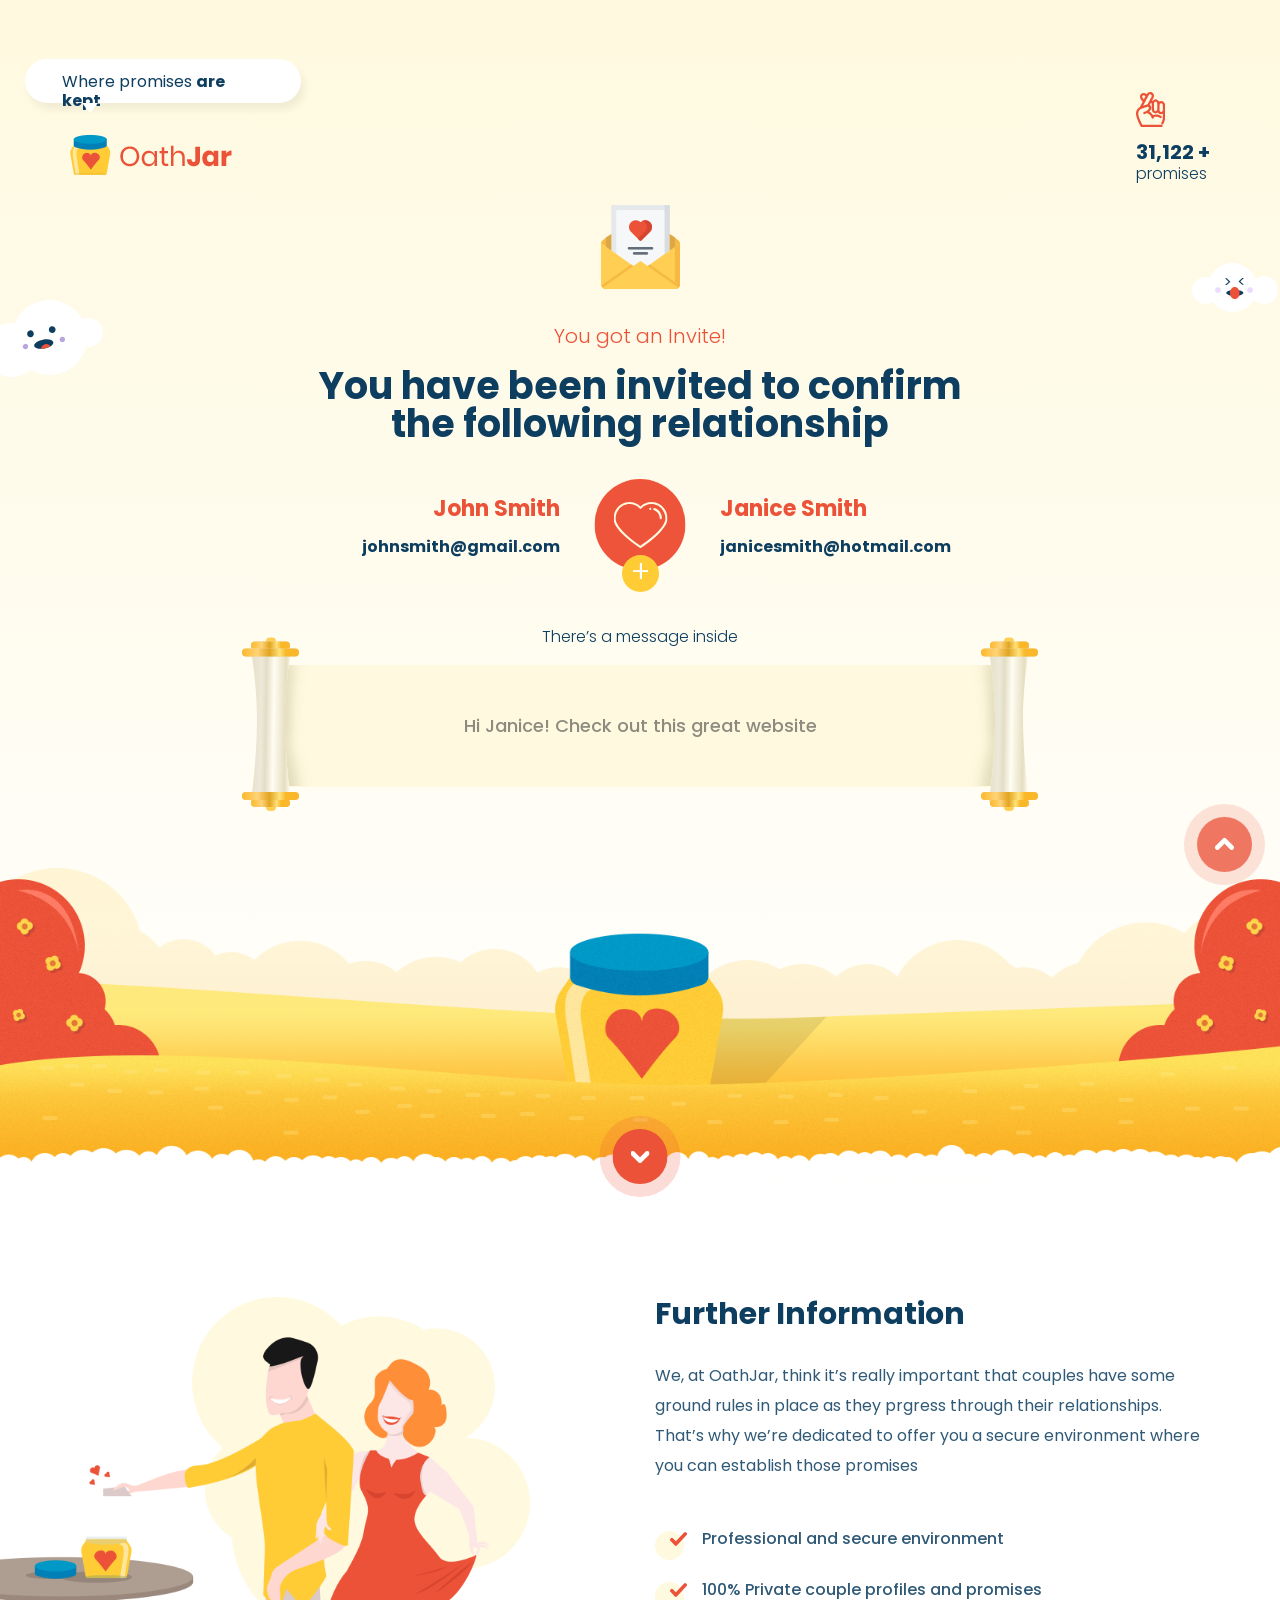
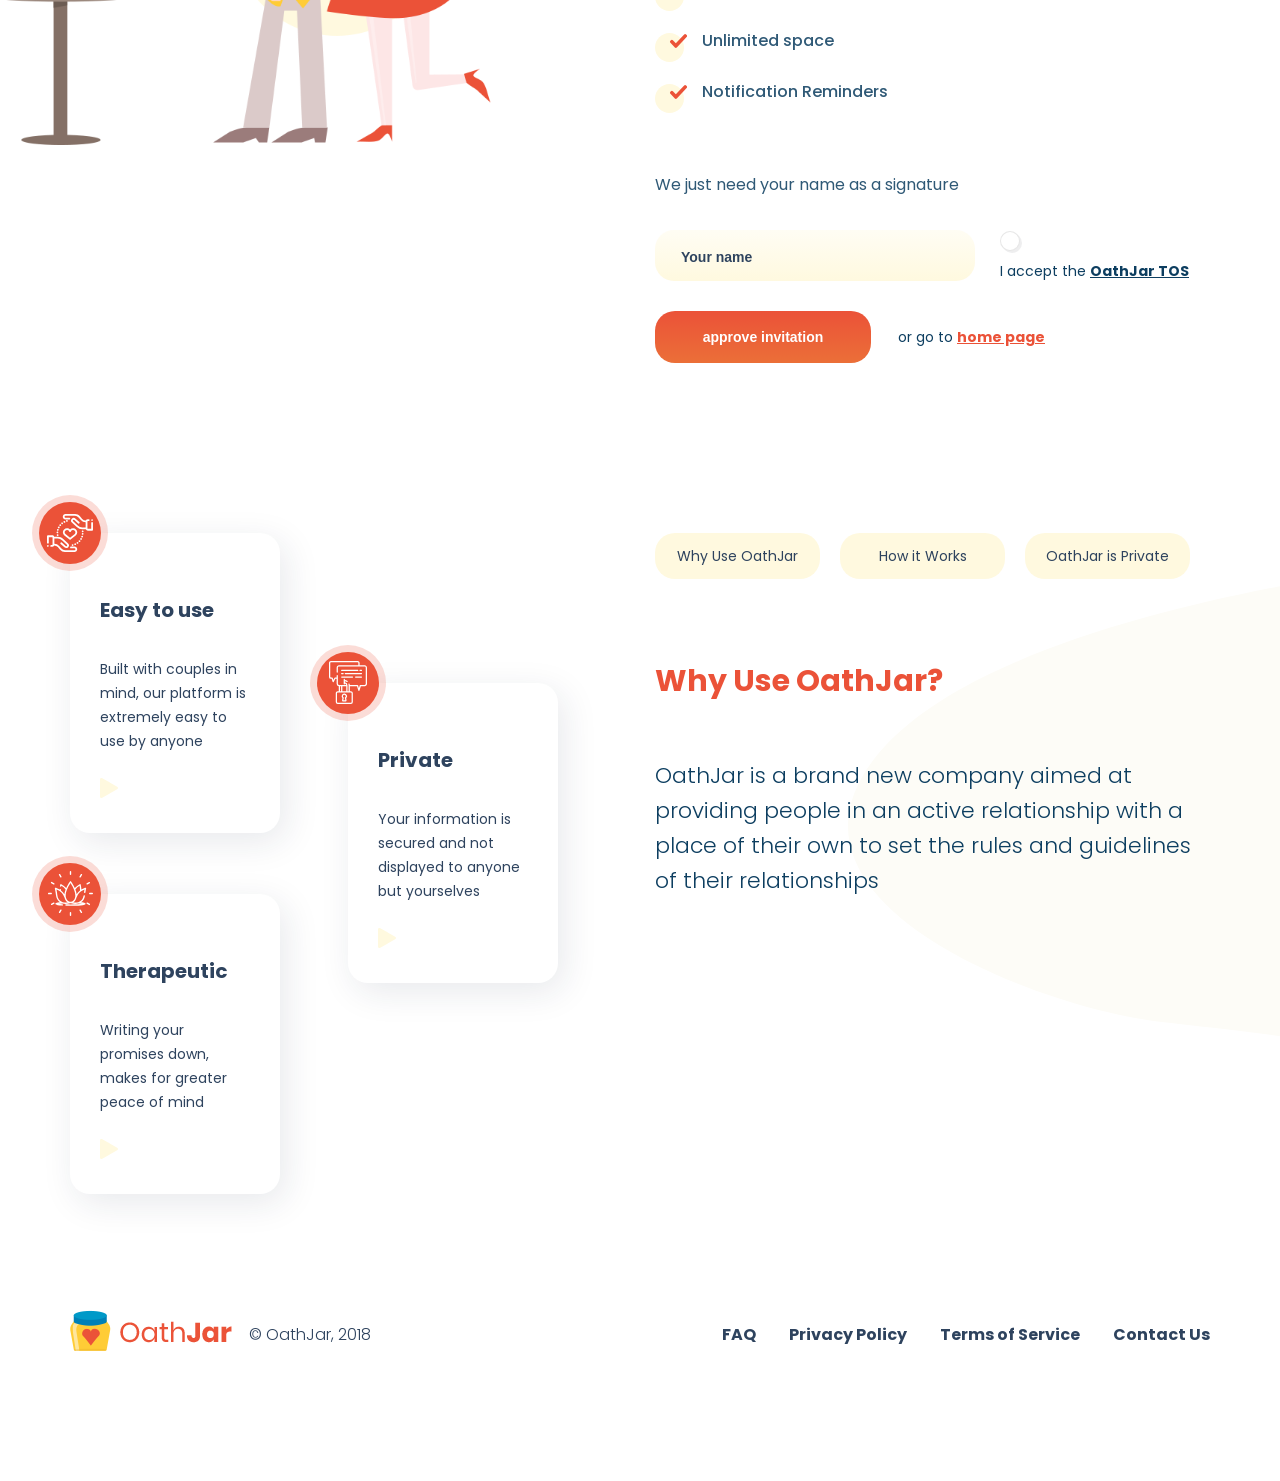
<file: OathJar-Invitation/index.html>
<!DOCTYPE html>
<html lang="en">

<head>
	<meta charset="UTF-8">
	<title>OathJar Invitation</title>
	<meta name="viewport" content="width=device-width, initial-scale=1, shrink-to-fit=no">
	<link rel="stylesheet" href="css/main.css">
	<link rel="stylesheet" href="css/header.css">
	<link rel="stylesheet" href="css/further-information.css">
	<link rel="stylesheet" href="css/about.css">
	<link rel="stylesheet" href="css/card.css">
	<link rel="stylesheet" href="css/footer.css">
	<link href="https://fonts.googleapis.com/css?family=Poppins:300,400,500,700" rel="stylesheet">
</head>
<body>

	<header class="header">
		<div class="container">

			<div class="cloud-1"></div>
			<div class="cloud-2"></div>

			<div class="logo-wrapper">
				
				<div class="logo">
					<div class="tagline">
						Where promises <strong>are kept</strong>
					</div>
					<img src="img/logo.png" alt="Logo">
				</div>
				<div class="promises-counter">
					<div class="promises-counter__icon">
						<img src="img/icons/promise-icon.svg" alt="Promise icon">
					</div>
					<div class="promises-counter__number">31,122 +</div>
					<div class="promises-counter__desc">promises</div>
				</div>
			</div>

			<div class="header-content">
				<img class="header__icon-mail" src="img/icons/header-mail-img.png" alt="Mail">
				<div class="header__invite">You got an Invite!</div>
				<div class="header__title">You have been invited to confirm the following relationship</div>
			</div>

			<div class="header-names">
				<div class="header-names-left">
					<div class="header-names__name">John Smith</div>
					<div class="header-names__email">johnsmith@gmail.com</div>
				</div>
				<div class="header-names-button"></div>
				<div class="header-names-right">
					<div class="header-names__name">Janice Smith</div>
					<div class="header-names__email">janicesmith@hotmail.com</div>
				</div>
			</div>

			<div class="scroll">
				<div class="scroll__desc">There’s a message inside</div>
				<div class="scroll-bg">
					<div class="scroll__title">Hi Janice! Check out this great website</div>
				</div>
			</div>
		</div>

		<div class="link-circle">
			<div class="link-circle-inner">
			</div>
		</div>
		
	</header>

	<div class="further-information-wrapper">
		<div class="container">

			<div class="further-information-image-mobile">
				<img src="img/illustrations/illustration.png" alt="">
			</div>

			<div class="further-information-content">		

				<h2 class="title-2">Further Information</h2>

				<p>We, at OathJar, think it’s really important that couples have some ground rules in place as they prgress through their relationships. That’s why we’re dedicated to offer you a secure environment where you can establish those promises</p>

				<ul class="checklist">
					<li>Professional and secure environment</li>
					<li>100% Private couple profiles and promises</li>
					<li>Unlimited space</li>
					<li>Notification Reminders</li>
				</ul>

				<p>We just need your name as a signature</p>

				<form class="form" action="">
					<div class="form-group">
						<input class="input" type="text" placeholder="Your name">
						<label class="form-label">
							<input class="checkbox" type="checkbox">
							<span class="checkbox-fake"></span>
							<span class="checkbox-description">I accept the <a href="#">OathJar TOS</a></span>
						</label>
					</div>
					<div class="form-group">
						<input class="submit" type="submit" value="approve invitation">
						<div class="form-notice">or go to <a href="#">home page</a></div>
					</div>
				</form>

			</div>
		</div>
	</div>

	<div class="about-wrapper">
		<div class="container about-container">
			<div class="about-cards">

				<div class="cards-1-column">
					<div class="card">
						<div class="card-circle">
							<div class="card-circle-inner">
								<svg xmlns="http://www.w3.org/2000/svg" xmlns:xlink="http://www.w3.org/1999/xlink" width="46" height="38" viewBox="0 0 46 38">
									<defs>
										<path class="svg-path" id="mxp1a" d="M245.224 2088.291c0 1.493-1.243 2.709-2.772 2.709h-9.384a6.574 6.574 0 0 1-5.02-2.3l-2.244-2.636a4.765 4.765 0 0 0-3.612-1.666 2.23 2.23 0 0 1-2.065 1.363h-.933a.888.888 0 0 1-.898-.878c0-.484.402-.877.898-.877h.933c.237 0 .43-.189.43-.42v-7.036a.426.426 0 0 0-.43-.42h-3.33v5.54a.888.888 0 0 1-.899.878.888.888 0 0 1-.898-.877v-6.42c0-.484.402-.877.898-.877h4.229c.922 0 1.714.55 2.052 1.332h3.482c2.1 0 4.087.784 5.597 2.209l4.844 4.567a2.59 2.59 0 0 1 .108 3.66 2.703 2.703 0 0 1-1.97.84 2.704 2.704 0 0 1-1.81-.686l-3.802-3.406a.864.864 0 0 1-.055-1.24.913.913 0 0 1 1.269-.054l3.802 3.406a.899.899 0 0 0 1.245-.051.853.853 0 0 0-.035-1.205l-4.843-4.568a6.309 6.309 0 0 0-4.35-1.717h-3.307v5.185a6.568 6.568 0 0 1 4.831 2.296l2.244 2.635a4.765 4.765 0 0 0 3.64 1.667h9.383a.966.966 0 0 0 .976-.953.966.966 0 0 0-.976-.953h-3.486a.888.888 0 0 1-.898-.878c0-.485.402-.878.898-.878h3.486c1.529 0 2.772 1.215 2.772 2.71zM261 2061.986v6.762a.888.888 0 0 1-.898.878h-4.23c-.92 0-1.714-.55-2.051-1.332h-3.483a8.12 8.12 0 0 1-5.597-2.209l-4.843-4.568a2.59 2.59 0 0 1-.108-3.66 2.73 2.73 0 0 1 3.78-.153l3.802 3.405c.366.328.39.883.055 1.24a.913.913 0 0 1-1.27.055l-3.802-3.406a.899.899 0 0 0-1.245.05.853.853 0 0 0 .036 1.206l4.843 4.568a6.31 6.31 0 0 0 4.35 1.716h3.307v-5.185a6.567 6.567 0 0 1-4.832-2.295l-2.244-2.636a4.765 4.765 0 0 0-3.639-1.667h-9.383a.966.966 0 0 0-.976.953c0 .526.438.954.976.954h3.837c.496 0 .898.393.898.878a.888.888 0 0 1-.898.877h-3.837c-1.529 0-2.772-1.215-2.772-2.708 0-1.494 1.243-2.71 2.772-2.71h9.383c1.946 0 3.776.84 5.02 2.3l2.245 2.636a4.764 4.764 0 0 0 3.612 1.667 2.23 2.23 0 0 1 2.065-1.364h.867c.496 0 .898.394.898.878a.888.888 0 0 1-.898.878h-.867a.426.426 0 0 0-.43.42v7.036c0 .232.193.42.43.42h3.33v-5.884c0-.485.402-.878.898-.878.497 0 .899.393.899.878zm-17.446 22.03l-.019.008a.913.913 0 0 1-.358.074.9.9 0 0 1-.824-.528.87.87 0 0 1 .465-1.155.906.906 0 0 1 1.187.439.871.871 0 0 1-.45 1.162zm2.499-1.417l-.011.009a.908.908 0 0 1-.53.17.904.904 0 0 1-.726-.36.865.865 0 0 1 .194-1.227.916.916 0 0 1 1.258.185.861.861 0 0 1-.185 1.223zm-5.251 2.28l-.027.006a.893.893 0 0 1-1.051-.697.879.879 0 0 1 .708-1.026.899.899 0 0 1 1.061.677.877.877 0 0 1-.691 1.04zm7.38-4.174a.905.905 0 0 1-.675.298.907.907 0 0 1-.587-.213.864.864 0 0 1-.074-1.259.913.913 0 0 1 1.269-.064.864.864 0 0 1 .066 1.238zm-.56-.49l-.11-.096.1.088zm3.379-4.413l-.004.012a.896.896 0 0 1-1.123.58.874.874 0 0 1-.594-1.096.904.904 0 0 1 1.121-.588c.475.14.744.628.6 1.092zm-.175-4.603a.893.893 0 0 1-1.04-.698.879.879 0 0 1 .697-1.034.898.898 0 0 1 1.069.713.88.88 0 0 1-.726 1.019zm.718 1.832a.89.89 0 0 1-.949.813.885.885 0 0 1-.84-.962.894.894 0 0 1 .973-.798.884.884 0 0 1 .816.947zm-1.684 5.373l-.781-.433.78.434a.895.895 0 0 1-.785.457.916.916 0 0 1-.43-.107.871.871 0 0 1-.36-1.194l.013-.022a.91.91 0 0 1 1.225-.331c.431.239.583.774.338 1.196zm-17.033-16.735a.916.916 0 0 1-1.21-.391.865.865 0 0 1 .399-1.176l.008-.004a.908.908 0 0 1 1.205.393.868.868 0 0 1-.402 1.178zm2.34-.85a.894.894 0 0 1-1.092-.631.878.878 0 0 1 .647-1.07l.02-.005a.9.9 0 0 1 1.086.646.877.877 0 0 1-.662 1.06zm-4.448 2.17l-.012.01a.909.909 0 0 1-.559.19.905.905 0 0 1-.703-.33.864.864 0 0 1 .143-1.234l.56.687-.557-.689a.914.914 0 0 1 1.262.134.863.863 0 0 1-.134 1.232zm-4.022 6.08a.896.896 0 0 1-1.084.64.876.876 0 0 1-.661-1.059l.009-.032a.9.9 0 0 1 1.103-.616.876.876 0 0 1 .633 1.067zm-.36 2.428a.89.89 0 0 1-.898.846h-.027a.887.887 0 0 1-.87-.936.891.891 0 0 1 .95-.826.886.886 0 0 1 .845.916zm1.24-4.717a.912.912 0 0 1-1.2.396.868.868 0 0 1-.41-1.175l.014-.028a.909.909 0 0 1 1.213-.37.868.868 0 0 1 .383 1.177zm1.362-2.059a.906.906 0 0 1-.702.33.907.907 0 0 1-.558-.19.864.864 0 0 1-.146-1.233l.018-.022a.913.913 0 0 1 1.266-.115c.38.308.433.858.122 1.23zm-3.158 10.236a.888.888 0 0 1-1.042-.705l-.001-.009a.88.88 0 0 1 .726-1.019.897.897 0 0 1 1.042.71.883.883 0 0 1-.725 1.023zm19.475-3.61c0 1.09-.435 2.115-1.226 2.885a.897.897 0 0 1-.074.065l-5.337 4.154a.91.91 0 0 1-1.117.001l-5.12-3.96-.017-.014a4.03 4.03 0 0 1-1.502-3.132c0-2.247 1.872-4.076 4.172-4.076 1.17 0 2.253.471 3.025 1.266a4.207 4.207 0 0 1 3.024-1.266c2.3 0 4.172 1.829 4.172 4.076zm-1.797 0c0-1.28-1.065-2.321-2.375-2.321a2.37 2.37 0 0 0-2.194 1.433.899.899 0 0 1-.83.542.899.899 0 0 1-.83-.542 2.37 2.37 0 0 0-2.195-1.433c-1.31 0-2.375 1.041-2.375 2.32 0 .687.309 1.334.847 1.777l4.551 3.52 4.736-3.686c.43-.434.665-1.005.665-1.61zm-27.56 12.662c.494 0 .894.391.894.875 0 .482-.4.874-.895.874a.885.885 0 0 1-.895-.874c0-.484.4-.875.895-.875zm44.202-25.767c.495 0 .896.391.896.874s-.401.875-.896.875a.885.885 0 0 1-.895-.875c0-.483.4-.874.895-.874z" />
									</defs>
									<g>
										<g transform="translate(-215 -2053)">
											<use fill="#fff" xlink:href="#mxp1a" />
										</g>
									</g>
								</svg>
							</div>
						</div>
						<div class="card__title">Easy to use</div>
						<div class="card__content">Built with couples in mind, our platform is extremely easy to use by anyone</div>
						<div class="card__read-more">
							<a class="card__read-more-link" href="#">
								<span class="card__read-more-text">learn more</span>
								<svg xmlns="http://www.w3.org/2000/svg" xmlns:xlink="http://www.w3.org/1999/xlink" width="18" height="20" viewBox="0 0 18 20">
									<defs>
										<path class="icon-read-more" id="per3a" d="M278.141 2314.776l-5.209-3.018c-1.162-.676-3.063-1.777-4.228-2.45l-5.4-3.018c-1.162-.676-2.304-.134-2.304 1.205v17.011c0 1.334 1.142 1.879 2.305 1.206l5.304-3.018c1.165-.673 3.115-1.774 4.277-2.45l5.234-3.018c1.16-.676 1.181-1.777.021-2.45z" />
									</defs>
									<g>
										<g transform="translate(-261 -2306)">
											<use fill="#fff9df" xlink:href="#per3a" />
										</g>
									</g>
								</svg>
							</a>
						</div>
					</div>

					<div class="card">
						<div class="card-circle">
							<div class="card-circle-inner">
								<svg xmlns="http://www.w3.org/2000/svg" xmlns:xlink="http://www.w3.org/1999/xlink" width="45" height="45" viewBox="0 0 45 45">
									<defs>
										<path class="svg-path" id="t0ffa" d="M251.035 2430.215c.174-1.041.358-2.022.498-2.743-.862.342-2.13.937-3.408 1.864-1.848 1.338-3.19 2.972-3.993 4.856-.223.523-.465 1.03-.72 1.507-.402 1.66-1.29 3.59-3.228 4.703 1.908.303 3.605.23 5.067-.217 4.26-1.302 5.132-5.25 5.298-6.429a.69.69 0 0 1 1.364.192c-.309 2.198-1.484 4.77-3.841 6.393.846.077 1.583.163 2.182.256 1.289.2 2.356.434 2.356 1.271 0 .814-1.056 1.027-1.686 1.154-.752.152-1.818.287-3.169.402-2.743.234-6.385.363-10.255.363-1.527 0-3.047-.021-4.518-.062a.689.689 0 1 1 .039-1.377c1.457.04 2.964.061 4.479.061 5.452 0 9.591-.253 11.906-.54-.912-.116-2.174-.233-3.877-.331-.968.282-2.016.424-3.139.424-1.373 0-2.858-.212-4.443-.633h-.896c-1.585.42-3.07.633-4.443.633-1.123 0-2.17-.142-3.137-.424-1.704.098-2.967.215-3.878.33.857.11 2.07.226 3.775.326a.689.689 0 1 1-.08 1.375c-1.91-.112-3.503-.264-4.608-.44-1.253-.198-2.29-.43-2.29-1.26 0-.838 1.066-1.072 2.355-1.272a35.39 35.39 0 0 1 2.168-.254c-2.48-1.695-3.634-4.422-3.87-6.748-.292-2.887-1.155-6.983-1.164-7.024a.69.69 0 0 1 .85-.809c.085.023 1.838.494 3.89 1.75a.689.689 0 0 1 1.364.156c-.011.258-.017.514-.018.764 1.42 1.078 2.561 2.326 3.405 3.727.153-1.434.566-3.016 1.235-4.734-1.199-1.528-2.59-2.748-4.146-3.639l-.063.33a.689.689 0 0 1-1.354-.25c.144-.78.267-1.262.273-1.282a.689.689 0 0 1 .968-.449c1.851.9 3.504 2.195 4.926 3.856.185-.41.383-.827.595-1.25 1.485-2.974 3.073-5.154 3.14-5.246a.689.689 0 0 1 1.112 0c.15.204 2.16 2.98 3.738 6.491 1.422-1.658 3.073-2.952 4.923-3.85a.689.689 0 0 1 .968.448c.027.106.582 2.294.704 4.923 2.048-1.252 3.797-1.722 3.882-1.745a.689.689 0 0 1 .85.81 101.96 101.96 0 0 0-.726 3.87.69.69 0 0 1-1.36-.227zm-16.22 10.186c-1.938-1.112-2.825-3.04-3.227-4.7a19.25 19.25 0 0 1-.72-1.51c-.803-1.883-2.146-3.517-3.994-4.855a15.854 15.854 0 0 0-3.407-1.865c.284 1.454.743 3.969.947 5.985.258 2.544 1.795 5.647 5.334 6.729 1.462.447 3.16.519 5.067.216zm2.685-19.283c-1.507 2.27-5.502 8.836-4.718 13.55.364 2.187 1.28 3.715 2.723 4.541 1.018.583 1.942.592 1.981.593h.031c.208 0 3.86-.076 4.701-5.134.783-4.714-3.211-11.28-4.718-13.55zm9.534 7.314c-.007-1.868-.294-3.638-.494-4.646-1.555.89-2.945 2.11-4.144 3.636.595 1.54 1.062 3.164 1.23 4.741.845-1.403 1.986-2.652 3.408-3.731zm-8.845-18.743v2.57a.689.689 0 1 1-1.378 0v-2.57a.689.689 0 0 1 1.378 0zm0 41.05v2.572a.689.689 0 0 1-1.378 0v-2.571a.689.689 0 1 1 1.378 0zm-9.965-35.305a.687.687 0 0 1-.94-.252l-1.286-2.227a.688.688 0 1 1 1.193-.689l1.285 2.227c.19.33.078.75-.252.941zm20.526 35.551a.686.686 0 0 1-.941-.252l-1.286-2.226a.689.689 0 0 1 1.193-.69l1.286 2.228c.19.33.077.75-.252.94zm-27.316-28.76a.688.688 0 0 1-.941.251l-2.227-1.285a.689.689 0 1 1 .69-1.193l2.226 1.285c.33.19.442.612.252.941zm35.551 20.525a.689.689 0 0 1-.94.252l-2.227-1.286a.688.688 0 1 1 .689-1.193l2.226 1.286c.33.19.443.611.252.94zm-38.036-11.25c0 .38-.309.689-.69.689h-2.57a.689.689 0 1 1 0-1.378h2.57c.381 0 .69.309.69.689zm41.05 0c0 .38-.307.689-.688.689h-2.571a.689.689 0 1 1 0-1.378h2.571c.38 0 .689.309.689.689zm-38.817 10.216l-2.227 1.286a.69.69 0 0 1-.689-1.193l2.227-1.286a.689.689 0 0 1 .689 1.193zm35.551-20.525l-2.226 1.285a.688.688 0 1 1-.69-1.193l2.227-1.285a.69.69 0 0 1 .69 1.193zm-28.257 27.316l-1.285 2.226a.688.688 0 1 1-1.193-.688l1.285-2.227a.689.689 0 1 1 1.193.689zm20.526-35.552l-1.286 2.227a.689.689 0 0 1-1.193-.689l1.286-2.227a.689.689 0 0 1 1.193.69z" />
									</defs>
									<g>
										<g transform="translate(-215 -2409)">
											<use fill="#fff" xlink:href="#t0ffa" />
										</g>
									</g>
								</svg>
							</div>
						</div>
						<div class="card__title">Therapeutic</div>
						<div class="card__content">Writing your promises down, makes for greater peace of mind</div>
						<div class="card__read-more">
							<a class="card__read-more-link" href="#">
								<span class="card__read-more-text">learn more</span>
								<svg xmlns="http://www.w3.org/2000/svg" xmlns:xlink="http://www.w3.org/1999/xlink" width="18" height="20" viewBox="0 0 18 20">
									<defs>
										<path class="icon-read-more" id="per3a" d="M278.141 2314.776l-5.209-3.018c-1.162-.676-3.063-1.777-4.228-2.45l-5.4-3.018c-1.162-.676-2.304-.134-2.304 1.205v17.011c0 1.334 1.142 1.879 2.305 1.206l5.304-3.018c1.165-.673 3.115-1.774 4.277-2.45l5.234-3.018c1.16-.676 1.181-1.777.021-2.45z" />
									</defs>
									<g>
										<g transform="translate(-261 -2306)">
											<use fill="#fff9df" xlink:href="#per3a" />
										</g>
									</g>
								</svg>
							</a>
						</div>
					</div>

				</div>

				<div class="cards-2-column">

					<div class="card">
						<div class="card-circle">
							<div class="card-circle-inner">
								<svg xmlns="http://www.w3.org/2000/svg" xmlns:xlink="http://www.w3.org/1999/xlink" width="38" height="43" viewBox="0 0 38 43">
									<defs>
										<path class="svg-path" id="2z6ba" d="M534 2207.735v16.056c0 1.312-1.057 2.38-2.356 2.38h-3.808l-1.316 4.385a.626.626 0 0 1-.599.449.626.626 0 0 1-.599-.449l-1.316-4.386h-7.15v4.968h1.016c1.096 0 1.987.898 1.987 2.003v8.856a1.998 1.998 0 0 1-1.987 2.003h-13.127a1.998 1.998 0 0 1-1.988-2.003v-8.856c0-1.105.892-2.003 1.988-2.003h1.016v-4.979a2.374 2.374 0 0 1-2.136-2.368v-4.98h-1.278l-1.634 3.145a.625.625 0 0 1-1.154-.112l-.9-3.034h-.728a1.942 1.942 0 0 1-1.931-1.95v-13.91c0-1.076.866-1.95 1.93-1.95h26.804c1.033 0 1.874.849 1.874 1.893v2.462h5.036c1.299 0 2.356 1.068 2.356 2.38zm-16.128 24.664h-13.127a.74.74 0 0 0-.736.742v8.856c0 .409.33.742.736.742h13.127a.74.74 0 0 0 .736-.742v-8.856a.74.74 0 0 0-.736-.742zm-9.775-1.261v-4.968h-1.085v4.968zm5.172 0v-4.968h-3.921v4.968zm19.48-7.347v-16.056c0-.617-.496-1.12-1.105-1.12H505.98c-.609 0-1.104.503-1.104 1.12v4.287c0 .354-.291.64-.645.63-.343-.01-.607-.311-.607-.657v-4.26c0-1.312 1.057-2.38 2.356-2.38h19.376v-2.462a.628.628 0 0 0-.623-.632H497.93a.685.685 0 0 0-.68.688v13.911c0 .38.305.69.68.69h1.193c.277 0 .52.182.6.45l.593 1.998 1.096-2.11a.625.625 0 0 1 .555-.339h1.657v-1.857c0-.355.291-.641.645-.63.343.01.607.311.607.656v8.073c0 .616.495 1.118 1.104 1.118h7.209a1.977 1.977 0 0 0-1.256-1.318v.275c0 .355-.29.64-.645.63-.342-.01-.606-.311-.606-.657v-4.345c0-.354.29-.64.645-.63.342.01.606.312.606.657v.388a5.489 5.489 0 0 1 2.58.996.612.612 0 0 1 .14.835.604.604 0 0 1-.875.184 4.249 4.249 0 0 0-1.845-.744v1.109a3.236 3.236 0 0 1 2.586 3.174v5.675h1.085v-5.675c0-.424-.061-.834-.175-1.222-.101-.344.11-.7.456-.781l.016-.004a.61.61 0 0 1 .726.421c.098.333.166.677.2 1.032h7.643c.276 0 .519.183.599.448l.851 2.838.851-2.838a.627.627 0 0 1 .6-.448h4.272c.609 0 1.104-.502 1.104-1.118zm-7.3-13.46c0 .348-.28.63-.626.63H508.64a.628.628 0 0 1-.626-.63c0-.348.28-.63.626-.63h16.184c.346 0 .626.282.626.63zm3.67 0c0 .348-.28.63-.625.63h-1.502a.628.628 0 0 1-.626-.63c0-.348.28-.63.626-.63h1.502c.345 0 .625.282.625.63zm0 3.279c0 .348-.28.63-.625.63h-16.185a.628.628 0 0 1-.625-.63c0-.349.28-.63.625-.63h16.185c.345 0 .625.281.625.63zm-18.353 0c0 .348-.28.63-.626.63h-1.501a.628.628 0 0 1-.626-.63c0-.349.28-.63.626-.63h1.501c.346 0 .626.281.626.63zm9.385 3.446c0 .349-.28.63-.625.63h-10.804a.628.628 0 0 1-.625-.63c0-.348.28-.63.625-.63h10.804c.345 0 .625.282.625.63zm8.927 0c0 .349-.28.63-.626.63h-5.84a.628.628 0 0 1-.625-.63c0-.348.28-.63.625-.63h5.84c.346 0 .626.282.626.63zm-15.539 23.017c.073.378-.024.766-.267 1.063a1.268 1.268 0 0 1-.984.468h-1.959c-.382 0-.74-.17-.984-.468a1.288 1.288 0 0 1-.267-1.063l.38-1.97a2.674 2.674 0 0 1-.76-2.19 2.648 2.648 0 0 1 2.314-2.321 2.63 2.63 0 0 1 2.049.658 2.661 2.661 0 0 1 .097 3.854zm-1.43-2.722a1.395 1.395 0 0 0 .117-2.16 1.354 1.354 0 0 0-1.077-.345c-.628.07-1.135.579-1.208 1.21-.058.513.153.997.566 1.295.2.144.297.391.25.633l-.451 2.33c-.001.005-.002.011.005.02.007.009.014.009.018.009h1.958c.005 0 .012 0 .019-.009a.02.02 0 0 0 .005-.02l-.451-2.33a.633.633 0 0 1 .25-.633z" />
									</defs>
									<g>
										<g transform="translate(-496 -2201)">
											<use fill="#0d3e60" xlink:href="#2z6ba" />
										</g>
									</g>
								</svg>

							</div>
						</div>
						<div class="card__title">Private</div>
						<div class="card__content">Your information is secured and not displayed to anyone but yourselves</div>
						<div class="card__read-more">
							<a class="card__read-more-link" href="#">
								<span class="card__read-more-text">learn more</span>
								<svg xmlns="http://www.w3.org/2000/svg" xmlns:xlink="http://www.w3.org/1999/xlink" width="18" height="20" viewBox="0 0 18 20">
									<defs>
										<path class="icon-read-more" id="per3a" d="M278.141 2314.776l-5.209-3.018c-1.162-.676-3.063-1.777-4.228-2.45l-5.4-3.018c-1.162-.676-2.304-.134-2.304 1.205v17.011c0 1.334 1.142 1.879 2.305 1.206l5.304-3.018c1.165-.673 3.115-1.774 4.277-2.45l5.234-3.018c1.16-.676 1.181-1.777.021-2.45z" />
									</defs>
									<g>
										<g transform="translate(-261 -2306)">
											<use fill="#fff9df" xlink:href="#per3a" />
										</g>
									</g>
								</svg>
							</a>
						</div>
					</div>

				</div>

			</div>
			<div class="about-content">
				<div class="about-toggle-wrapper">
					<a href="#whyuse" class="about__toggle">Why Use OathJar</a>
					<a href="#howitworks" class="about__toggle">How it Works</a>
					<a href="#private" class="about__toggle">OathJar is Private</a>
				</div>

				<div class="about-content-box-wrapper">

				     <div class="about-content__box" id="whyuse">
				         <h2 class="title-2 title-special">Why Use OathJar?</h2>
				         <p>OathJar is a brand new company aimed at providing people in an active relationship with a place of their own to set the rules and guidelines of their relationships</p>
				     </div>

				     <div class="about-content__box" id="howitworks">
				         <h2 class="title-2 title-special">How it Works</h2>
				         <p>Lorem ipsum, dolor sit amet consectetur adipisicing elit. Fugit expedita iste assumenda itaque omnis eaque laboriosam sunt eius ipsum deleniti ea enim, culpa optio id minima dolorem. Esse, consequuntur quam.</p>
				     </div>

				     <div class="about-content__box" id="private">
				         <h2 class="title-2 title-special">OathJar is Private</h2>
				         <p>Lorem ipsum dolor sit amet consectetur adipisicing elit. Ducimus earum obcaecati numquam similique, exercitationem tempore. </p>  <p></p>Velit aperiam beatae quaerat cumque ipsa quia mollitia fuga, culpa accusamus necessitatibus hic nostrum delectus repellendus tempore corrupti ratione incidunt at, dolor minus tempora! Fugiat, magnam expedita.</p>
				     </div>

				</div>

			</div>
		</div>
	</div>

	<div class="footer">
		<div class="container footer-container justify-between align-center">
			<div class="footer-copyright">
				<div class="footer-copyright__logo">
					<img src="img/logo.png" alt="Logo">
				</div>
				<div class="footer-copyright__text">
					© OathJar, 2018
				</div>
			</div>
			<div class="footer-navigation">
				<ul class="footer-navigation-list">
					<li><a href="#">FAQ</a></li>
					<li><a href="#">Privacy Policy</a></li>
					<li><a href="#">Terms of Service</a></li>
					<li><a href="#">Contact Us</a></li>
				</ul>
			</div>
		</div>
	</div>

	<div id="scrollToTop" class="scrollToTop-wrapper">
		<div class="scrollToTop-icon"></div>
	</div>


	<script src="libs/jquery/jquery-3.5.0.min.js"></script>
	<script src="js/main.js"></script>

</body>

</html>
</file>
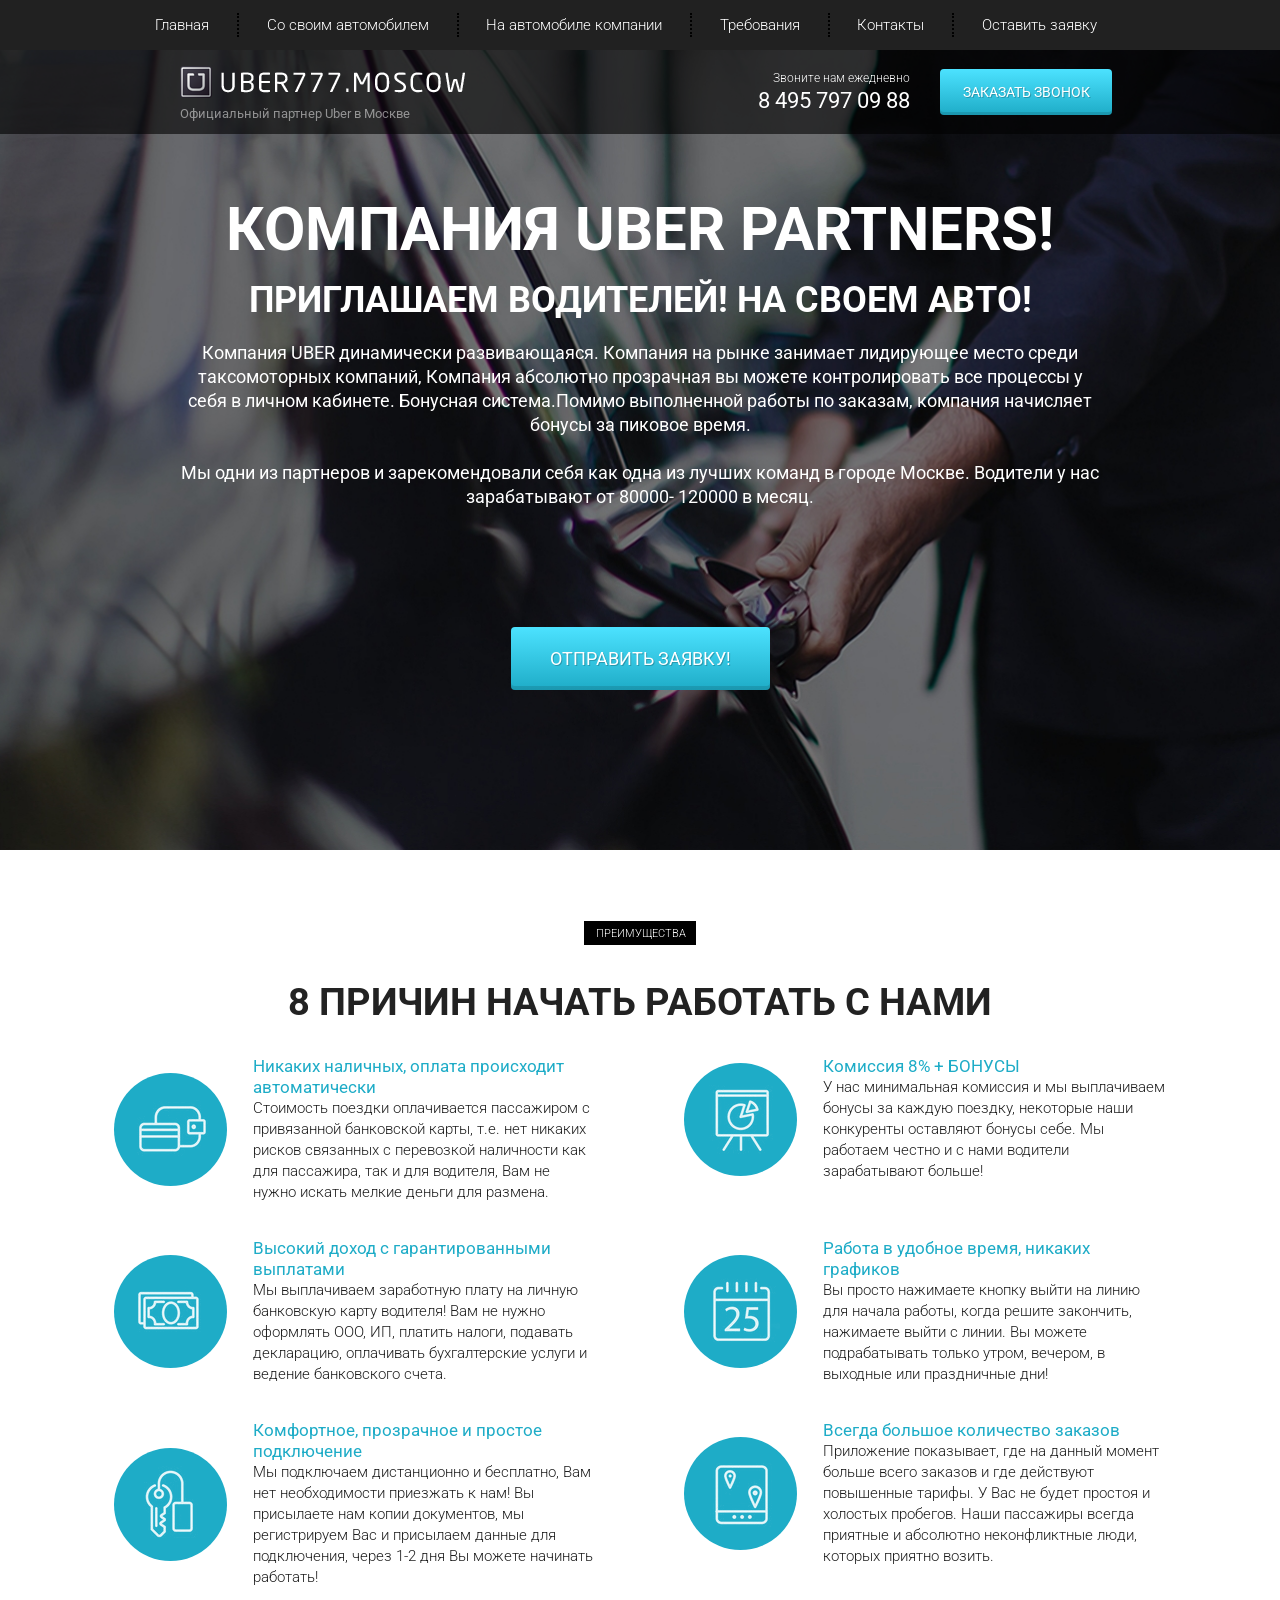
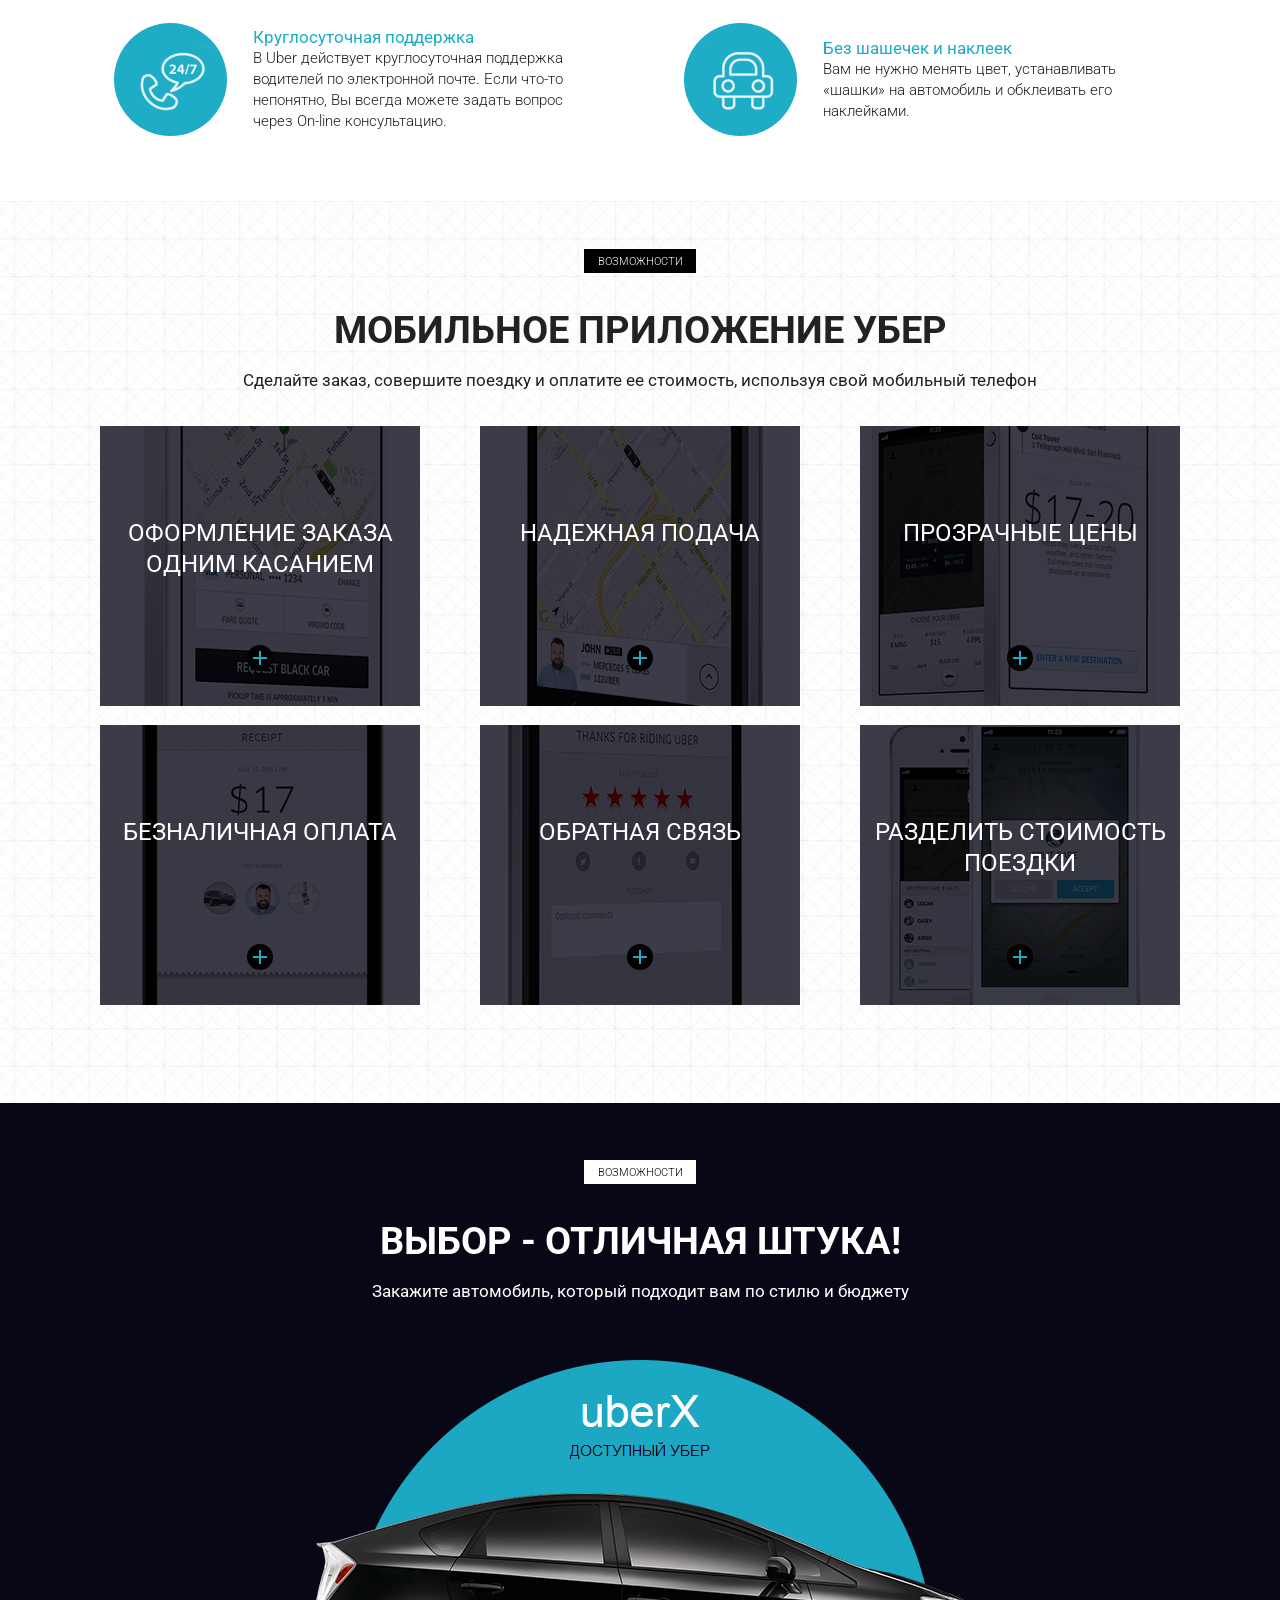
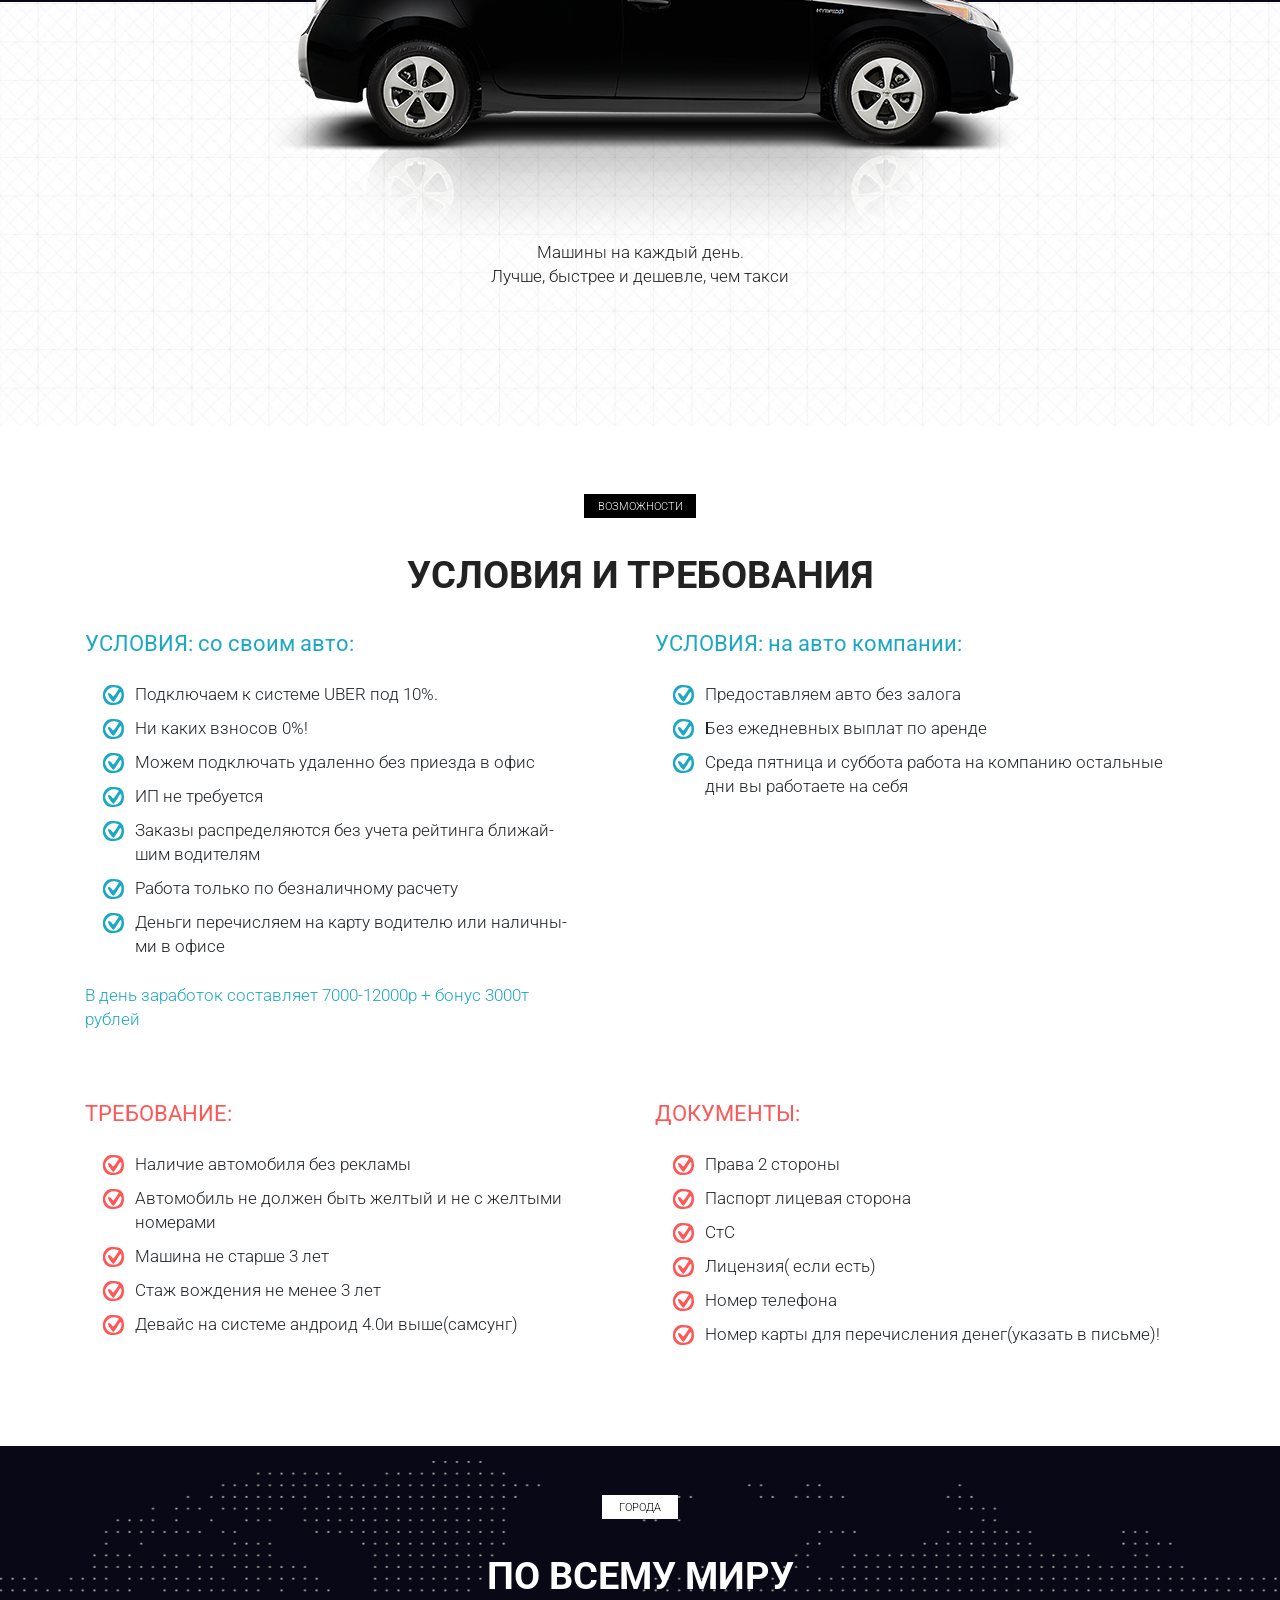
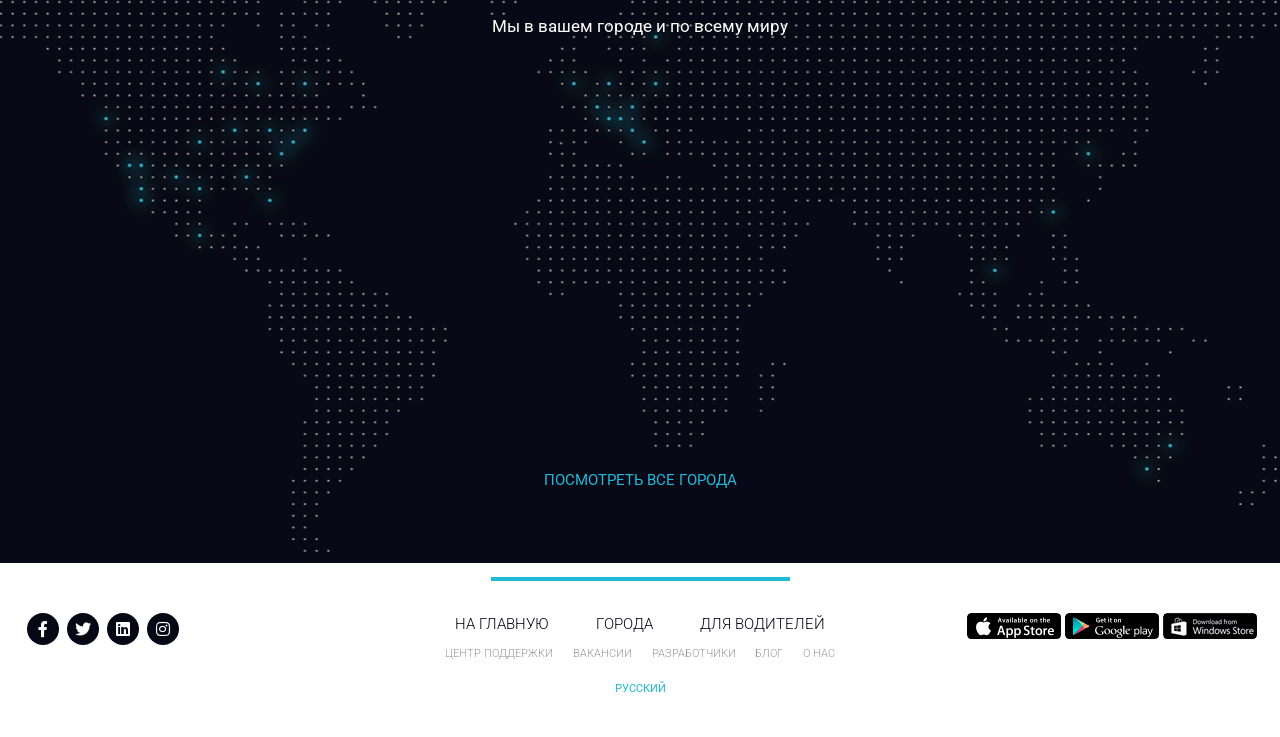
<file: Uber/src/index.html>
<!DOCTYPE html>
<html lang="ru">
  <head>
    <meta charset="UTF-8" />
    <meta name="viewport" content="width=device-width, initial-scale=1.0" />
    <meta http-equiv="X-UA-Compatible" content="ie=edge" />
    <title>Uber</title>
    <link rel="shortcut icon" href="icons/favicon.ico" type="image/x-icon" />
    <link
      href="https://fonts.googleapis.com/css?family=Roboto:300,400,700&amp;subset=cyrillic-ext"
      rel="stylesheet"
    />
    <link rel="stylesheet" href="css/bootstrap-reboot.min.css" />
    <link rel="stylesheet" href="css/bootstrap-grid.min.css" />
    <link
      rel="stylesheet"
      href="https://use.fontawesome.com/releases/v5.8.2/css/all.css"
      integrity="sha384-oS3vJWv+0UjzBfQzYUhtDYW+Pj2yciDJxpsK1OYPAYjqT085Qq/1cq5FLXAZQ7Ay"
      crossorigin="anonymous"
    />
    <link rel="stylesheet" href="css/style.min.css" />
  </head>
  <body>
    <header>
      <nav>
        <div class="container">
          <ul class="menu">
            <li class="menu_item"><a href="#" class="menu_link">Главная</a></li>
            <li class="menu_item">
              <a href="#require" class="menu_link">Со своим автомобилем</a>
            </li>
            <li class="menu_item">
              <a href="#require" class="menu_link">На автомобиле компании</a>
            </li>
            <li class="menu_item">
              <a href="#" class="menu_link">Требования</a>
            </li>
            <li class="menu_item">
              <a href="#" class="menu_link">Контакты</a>
            </li>
            <li class="menu_item">
              <a href="#" class="menu_link">Оставить заявку</a>
            </li>
          </ul>
        </div>
        <div class="hamburger">
          <span></span>
          <span></span>
          <span></span>
        </div>
      </nav>
      <div class="subheader">
        <div class="container">
          <div class="row">
            <div class="col-6 col-md-4 offset-md-1">
              <a href="#" class="subheader_logo"
                ><img src="icons/logo.png" alt="logo"
              /></a>
              <div class="subheader_official">
                Официальный партнер Uber в Москве
              </div>
            </div>

            <div class="xs-hidden col-md-3 offset-md-1 col-xl-2 offset-xl-2">
              <div class="subheader_call">Звоните нам ежедневно</div>
              <a href="tel:84957970988" class="subheader_phone"
                >8 495 797 09 88</a
              >
            </div>

            <div class="col-6 col-md-3">
              <a href="tel:84957970988" class="xs-visible subheader_phone"
                >8 495 797 09 88</a
              >
              <button class="subheader_btn">заказать звонок</button>
            </div>
          </div>
        </div>
      </div>
    </header>

    <section class="promo">
      <div class="container">
        <div class="row">
          <div class="col-md-12 offset-md-0 col-lg-10 offset-lg-1">
            <h1 class="promo_header">КОМПАНИЯ UBER PARTNERS!</h1>
            <h2 class="promo_subheader">
              ПРИГЛАШАЕМ ВОДИТЕЛЕЙ! НА СВОЕМ АВТО!
            </h2>
            <div class="promo_descr">
              Компания UBER динамически развивающаяся. Компания на рынке
              занимает лидирующее место среди таксомоторных компаний, Компания
              абсолютно прозрачная вы можете контролировать все процессы у себя
              в личном кабинете. Бонуcная система.Помимо выполненной работы по
              заказам, компания начисляет бонусы за пиковое время.
              <br /><br />
              Мы одни из партнеров и зарекомендовали себя как одна из лучших
              команд в городе Москве. Водители у нас зарабатывают от 80000-
              120000 в месяц.
            </div>
            <button class="promo_btn">ОТПРАВИТЬ ЗАЯВКУ!</button>
          </div>
        </div>
      </div>
    </section>

    <section class="reasons">
      <div class="container">
        <div class="label">преимущества</div>
        <h2 class="title">8 причин начать работать с нами</h2>
        <div class="row">
          <div class="col-md-6">
            <div class="reasons_block">
              <div class="reasons_round">
                <img src="icons/reasons/reason_1.png" alt="reason" />
              </div>
              <div class="reasons_descr">
                <div class="reasons_subtitle">
                  Никаких наличных, оплата происходит автоматически
                </div>
                <div class="reasons_text">
                  Стоимость поездки оплачивается пассажиром с привязанной
                  банковской карты, т.е. нет никаких рисков связанных с
                  перевозкой наличности как для пассажира, так и для водителя,
                  Вам не нужно искать мелкие деньги для размена.
                </div>
              </div>
            </div>
          </div>
          <div class="col-md-6">
            <div class="reasons_block">
              <div class="reasons_round">
                <img src="icons/reasons/reason_2.png" alt="reason" />
              </div>
              <div class="reasons_descr">
                <div class="reasons_subtitle">Комиссия 8% + БОНУСЫ</div>
                <div class="reasons_text">
                  У нас минимальная комиссия и мы выплачиваем бонусы за каждую
                  поездку, некоторые наши конкуренты оставляют бонусы себе. Мы
                  работаем честно и с нами водители зарабатывают больше!
                </div>
              </div>
            </div>
          </div>
          <div class="col-md-6">
            <div class="reasons_block">
              <div class="reasons_round">
                <img src="icons/reasons/reason_3.png" alt="reason" />
              </div>
              <div class="reasons_descr">
                <div class="reasons_subtitle">
                  Высокий доход с гарантированными выплатами
                </div>
                <div class="reasons_text">
                  Мы выплачиваем заработную плату на личную банковскую карту
                  водителя! Вам не нужно оформлять ООО, ИП, платить налоги,
                  подавать декларацию, оплачивать бухгалтерские услуги и ведение
                  банковского счета.
                </div>
              </div>
            </div>
          </div>
          <div class="col-md-6">
            <div class="reasons_block">
              <div class="reasons_round">
                <img src="icons/reasons/reason_4.png" alt="reason" />
              </div>
              <div class="reasons_descr">
                <div class="reasons_subtitle">
                  Работа в удобное время, никаких графиков
                </div>
                <div class="reasons_text">
                  Вы просто нажимаете кнопку выйти на линию для начала работы,
                  когда решите закончить, нажимаете выйти с линии. Вы можете
                  подрабатывать только утром, вечером, в выходные или
                  праздничные дни!
                </div>
              </div>
            </div>
          </div>
          <div class="col-md-6">
            <div class="reasons_block">
              <div class="reasons_round">
                <img src="icons/reasons/reason_5.png" alt="reason" />
              </div>
              <div class="reasons_descr">
                <div class="reasons_subtitle">
                  Комфортное, прозрачное и простое подключение
                </div>
                <div class="reasons_text">
                  Мы подключаем дистанционно и бесплатно, Вам нет необходимости
                  приезжать к нам! Вы присылаете нам копии документов, мы
                  регистрируем Вас и присылаем данные для подключения, через 1-2
                  дня Вы можете начинать работать!
                </div>
              </div>
            </div>
          </div>
          <div class="col-md-6">
            <div class="reasons_block">
              <div class="reasons_round">
                <img src="icons/reasons/reason_6.png" alt="reason" />
              </div>
              <div class="reasons_descr">
                <div class="reasons_subtitle">
                  Всегда большое количество заказов
                </div>
                <div class="reasons_text">
                  Приложение показывает, где на данный момент больше всего
                  заказов и где действуют повышенные тарифы. У Вас не будет
                  простоя и холостых пробегов. Наши пассажиры всегда приятные и
                  абсолютно неконфликтные люди, которых приятно возить.
                </div>
              </div>
            </div>
          </div>
          <div class="col-md-6">
            <div class="reasons_block">
              <div class="reasons_round">
                <img src="icons/reasons/reason_7.png" alt="reason" />
              </div>
              <div class="reasons_descr">
                <div class="reasons_subtitle">Круглосуточная поддержка</div>
                <div class="reasons_text">
                  В Uber действует круглосуточная поддержка водителей по
                  электронной почте. Если что-то непонятно, Вы всегда можете
                  задать вопрос через On-line консультацию.
                </div>
              </div>
            </div>
          </div>
          <div class="col-md-6">
            <div class="reasons_block">
              <div class="reasons_round">
                <img src="icons/reasons/reason_8.png" alt="reason" />
              </div>
              <div class="reasons_descr">
                <div class="reasons_subtitle">Без шашечек и наклеек</div>
                <div class="reasons_text">
                  Вам не нужно менять цвет, устанавливать «шашки» на автомобиль
                  и обклеивать его наклейками.
                </div>
              </div>
            </div>
          </div>
        </div>
      </div>
    </section>

    <section class="mobile">
      <div class="container">
        <div class="label">возможности</div>
        <h2 class="title">мобильное приложение убер</h2>
        <div class="subtitle">
          Сделайте заказ, совершите поездку и оплатите ее стоимость, используя
          свой мобильный телефон
        </div>

        <div class="row">
          <div class="col-md-6 col-lg-4">
            <div class="mobile_item mobile_item_1">
              <div class="mobile_item_subtitle">
                оформление заказа одним касанием
              </div>
              <div class="mobile_item_plus"></div>
            </div>
          </div>
          <div class="col-md-6 col-lg-4">
            <div class="mobile_item mobile_item_2">
              <div class="mobile_item_subtitle">надежная подача</div>
              <div class="mobile_item_plus"></div>
            </div>
          </div>
          <div class="col-md-6 col-lg-4">
            <div class="mobile_item mobile_item_3">
              <div class="mobile_item_subtitle">прозрачные цены</div>
              <div class="mobile_item_plus"></div>
            </div>
          </div>
          <div class="col-md-6 col-lg-4">
            <div class="mobile_item mobile_item_4">
              <div class="mobile_item_subtitle">безналичная оплата</div>
              <div class="mobile_item_plus"></div>
            </div>
          </div>
          <div class="col-md-6 col-lg-4">
            <div class="mobile_item mobile_item_5">
              <div class="mobile_item_subtitle">обратная связь</div>
              <div class="mobile_item_plus"></div>
            </div>
          </div>
          <div class="col-md-6 col-lg-4">
            <div class="mobile_item mobile_item_6">
              <div class="mobile_item_subtitle">
                разделить стоимость поездки
              </div>
              <div class="mobile_item_plus"></div>
            </div>
          </div>
        </div>
      </div>
    </section>

    <section class="choice">
      <div class="container">
        <div class="black"></div>
        <div class="label label_white">возможности</div>
        <h2 class="title title_white hidden-320">Выбор - отличная штука!</h2>
        <div class="subtitle subtitle_white hidden-320">
          Закажите автомобиль, который подходит вам по стилю и бюджету
        </div>

        <img src="img/car.png" alt="uber car" class="choice_img" />
        <div class="choice_descr">
          Машины на каждый день.<br />
          Лучше, быстрее и дешевле, чем такси
        </div>
      </div>
    </section>

    <section class="require" id="require">
      <div class="container">
        <div class="label">возможности</div>
        <h2 class="title">условия и требования</h2>
        <div class="row">
          <div class="col-md-6">
            <div class="require_block">
              <div class="require_title">УСЛОВИЯ: со своим авто:</div>
              <ul class="require_list">
                <li>Подключаем к системе UBER под 10%.</li>
                <li>Ни каких взносов 0%!</li>
                <li>Можем подключать удаленно без приезда в офис</li>
                <li>ИП не требуется</li>
                <li>
                  Заказы распределяются без учета рейтинга ближай-<br />шим
                  водителям
                </li>
                <li>Работа только по безналичному расчету</li>
                <li>
                  Деньги перечисляем на карту водителю или наличны-<br />ми в
                  офисе
                </li>
              </ul>
              <div class="require_descr">
                В день заработок составляет 7000-12000р + бонус 3000т<br />
                рублей
              </div>
            </div>
          </div>
          <div class="col-md-6">
            <div class="require_block">
              <div class="require_title">УСЛОВИЯ: на авто компании:</div>
              <ul class="require_list">
                <li>Предоставляем авто без залога</li>
                <li>Без ежедневных выплат по аренде</li>
                <li>
                  Среда пятница и суббота работа на компанию остальные дни вы
                  работаете на себя
                </li>
              </ul>
            </div>
          </div>
          <div class="col-md-6">
            <div class="require_block require_block_nmb warning">
              <div class="require_title">ТРЕБОВАНИЕ:</div>
              <ul class="require_list">
                <li>Наличие автомобиля без рекламы</li>
                <li>
                  Автомобиль не должен быть желтый и не с желтыми номерами
                </li>
                <li>Машина не старше 3 лет</li>
                <li>Стаж вождения не менее 3 лет</li>
                <li>Девайс на системе андроид 4.0и выше(самсунг)</li>
              </ul>
            </div>
          </div>
          <div class="col-md-6">
            <div class="require_block require_block_nmb warning">
              <div class="require_title">ДОКУМЕНТЫ:</div>
              <ul class="require_list">
                <li>Права 2 стороны</li>
                <li>Паспорт лицевая сторона</li>
                <li>СтС</li>
                <li>Лицензия( если есть)</li>
                <li>Номер телефона</li>
                <li>Номер карты для перечисления денег(указать в письме)!</li>
              </ul>
            </div>
          </div>
        </div>
      </div>
    </section>

    <section class="world">
      <div class="container">
        <div class="label label_white label_min">города</div>
        <h2 class="title title_white">По всему миру</h2>
        <div class="subtitle subtitle_white">
          Мы в вашем городе и по всему миру
        </div>

        <a href="#" class="world_link">посмотреть все города</a>
      </div>
    </section>

    <footer>
      <div class="footer_divider"></div>
      <div class="footer_wrapper">
        <!-- Если не оборачивать каждый блок в обертку - получится криво -->
        <div>
          <div class="footer_social">
            <a href="#" class="footer_social_item">
              <i class="fab fa-facebook-f"></i>
            </a>
            <a href="#" class="footer_social_item">
              <i class="fab fa-twitter"></i>
            </a>
            <a href="#" class="footer_social_item">
              <i class="fab fa-linkedin"></i>
            </a>
            <a href="#" class="footer_social_item">
              <i class="fab fa-instagram"></i>
            </a>
          </div>
        </div>
        <div>
          <div class="footer_links">
            <div class="footer_links_main">
              <a href="#">на главную</a>
              <a href="#">города</a>
              <a href="#">для водителей</a>
            </div>
            <div class="footer_links_sub">
              <a href="#">центр поддержки</a>
              <a href="#">вакансии</a>
              <a href="#">разработчики</a>
              <a href="#">блог</a>
              <a href="#">о нас</a>
            </div>
            <a href="#" class="footer_links_lang">Русский</a>
          </div>
        </div>
        <div>
          <div class="footer_mobile">
            <a href="#">
              <img src="img/app_store.png" alt="App Store" />
            </a>
            <a href="#">
              <img src="img/google_play.png" alt="Google play" />
            </a>
            <a href="#">
              <img src="img/windows_store.png" alt="Windows store" />
            </a>
          </div>
        </div>
      </div>
    </footer>

    <script src="js/script.js"></script>
  </body>
</html>
</file>
<file: OathJar-Invitation/css/main.css>
* {
	-webkit-box-sizing: border-box;
	-moz-box-sizing: border-box;
	box-sizing: border-box;
}

body {
	margin: 0;
	padding: 0;
	font-family: 'Poppins', sans-serif;
	position: relative;
}

p {
	margin-top: 0;
	margin-bottom: 15px;
}

.container {
	width: 100%;
	padding-left: 15px;
	padding-right: 15px;
	margin-left: auto;
	margin-right: auto;
}

@media (min-width: 1140px) {
	.container {
		padding: 0;
		width: 1140px;
	}
}

.justify-between {
	display: flex;
	justify-content: space-between;
}

.align-center {
	display: flex;
	align-items: center;
}

.title-2 {
	color: #0d3e60;
	font-size: 30px;
	font-weight: 700;
	line-height: 1.3;
	margin-top: 0;
	margin-bottom: 25px;
}

@media (min-width: 890px) {
	.title-2 {
		line-height: 24px;
        margin-bottom: 35px;
	}
}

.checklist {
	font-family: Poppins;
	font-size: 16px;
	font-weight: 500;
	line-height: 36px;
	padding: 0;
	margin: 0;
	padding-top: 15px;
	margin-bottom: 60px;
	list-style-type: none;
}

.checklist li {
	margin-bottom: 15px;
	position: relative;
	padding-left: 47px;
}

.checklist li:before {
	content: "";
	display: block;
	width: 32px;
	height: 29px;
	left: 0;
	top: 10px;
	position: absolute;
	background-image: url("../img/icons/tickbox.svg");
	background-repeat: no-repeat;
	background-position: center;
}

/* .form {} */

.input {
	min-width: 320px;
	width: 100%;
	height: 51px;
	border-radius: 19px;
	background-color: #fff9df;
	background-image: linear-gradient(to top, #fff9df 0%, #fffdf4 100%);
	border: none;
	color: #2e435e;
	font-size: 14px;
	font-weight: 700;
	line-height: 1;
	padding-left: 26px;
	padding-right: 26px;
	padding-top: 5px;
	margin-right: 25px;
	margin-bottom: 25px;
}

@media (min-width: 700px) {
	.input {
		margin-bottom: 0;
		width: 293px;

	}
}

::-webkit-input-placeholder {
	color: #2e435e;
}

:-ms-input-placeholder {
	color: #2e435e;
}

::-moz-placeholder {
	color: #2e435e;
	opacity: 1;
}

:-moz-placeholder {
	color: #2e435e;
	opacity: 1;
}

.input:focus {
	outline: none;
}

.checkbox {
	display: none;
}

.checkbox-fake {
	border-radius: 20px;
	display: inline-block;
	vertical-align: middle;
	margin-right: 10px;
	width: 20px;
	height: 20px;
	box-shadow: 2px 2px 0 rgba(14, 15, 33, 0.07);
	border: 1px solid rgba(194, 194, 194, 0.4);
	background-color: #ffffff;
	position: relative;
}

.checkbox-fake::after {
	content: "";
	border-radius: 8px;
	display: block;
	width: 0px;
	height: 0px;
	background-color: #eb5238;
	left: 50%;
	top: 50%;
	position: absolute;
	transform: translate(-50%, -50%);
	-webkit-transition: 0.2s ease-in;
	-moz-transition: 0.2s ease-in;
	-ms-transition: 0.2s ease-in;
	-o-transition: 0.2s ease-in;
	transition: 0.2s ease-in;
}

.checkbox:checked+.checkbox-fake::after {
	width: 11px;
	height: 11px;
}

.checkbox-description {
	color: #0d3e60;
	font-size: 14px;
	font-weight: 400;
	line-height: 30px;
	display: inline-block;
	vertical-align: middle;
}

.checkbox-description a {
	color: #0d3e60;
	font-weight: 700;
	text-decoration: underline;
}

.submit {
	color: #ffffff;
	font-size: 14px;
	font-weight: 700;
	line-height: 30px;
	border: none;
	cursor: pointer;
	margin-right: 27px;
	margin-bottom: 15px;
	width: 216px;
	height: 52px;
	border-radius: 20px;
	background-color: #eb5238;
	background-image: linear-gradient(to top, #eb6f38 0%, #eb5238 100%);
}

.submit:hover {
	background-image: linear-gradient(to top, #eb5238 0%, #eb6f38 100%);
}

.submit:focus {
	outline-style: none;
}

@media (min-width: 700px) {
	.submit {
		
		margin-bottom: 0;
	}
}

.form-label {
	cursor: pointer;
}

.form-notice {
	font-size: 14px;
	font-weight: 400;
	line-height: 24px;
	color: #0d3e60;
}

.form-notice a {
	font-weight: 700;
	text-decoration: underline;
	color: #eb5238;
}

.form-group {
	display: flex;
	flex-direction: column;
	align-items: flex-start;
	margin-bottom: 25px;
}


@media (min-width: 700px) {
	.form-group {
		flex-direction: row;
		align-items: center;
	}
}


.scrollToTop-wrapper {
	/* transform: translate(-50%, 50%); */
	display: none;
	width: 81px;
	height: 81px;
	border-radius: 50px;
	background-color: rgba(235, 82, 56, .2);

	position: fixed;
	right: 15px;
	bottom: 15px;

	transform: rotate(180deg);

}

@media (min-width: 1140px) {
	.scrollToTop {
		right: 100px;
		bottom: 100px;
	}
}


.scrollToTop-icon {
	position: absolute;
	left: 13px;
	top: 13px;
	width: 55px;
	height: 55px;
	background-color: #eb5238;
	border-radius: 50px;
	z-index: 2;
	background-image: url("../img/icons/arrow-down.svg");
	background-repeat: no-repeat;
	background-position: center;

}
</file>
<file: OathJar-Invitation/css/header.css>
.header {
	width: 100%;
	position: relative;
	padding-top: 30px;
	padding-bottom: 150px;
	background-color: red;
	background-color: #fffef9;
	background-image:
		url(../img/illustrations/illustration-header.png),
		linear-gradient(to top, #ffffff 0%, #fff9df 100%);
	background-repeat: no-repeat;
	background-position: center bottom, top left;
	background-size: 100% auto;
}

@media (min-width: 700px) {
	.header {
		padding-bottom: 220px;
	}
}

@media (min-width: 1140px) {
	.header {
		padding-top: 92px;
		padding-bottom: 410px;
	}
}

.cloud-1 {
	display: none;
	position: absolute;
	top: 300px;
	left: -15px;
	background-image: url("../img/header/cloud_1.svg");
	background-repeat: no-repeat;
	background-position: center;
	width: 118px;
	height: 77px;
}

@media (min-width: 1140px) {
	.cloud-1 {
		display: block;
	}
}

.cloud-2 {
	display: none;
	position: absolute;
	top: 263px;
	right: 2px;
	background-image: url("../img/header/cloud_2.svg");
	background-repeat: no-repeat;
	background-position: center;
	width: 86px;
	height: 49px;
}


@media (min-width: 1140px) {
	.cloud-2 {
		display: block;
	}
}

.logo-wrapper {
	display: flex;
    flex-direction: column;
    justify-content: center;
    align-items: center;
	margin-bottom: 50px;
	position: relative;
    padding-top: 60px;
}

@media (min-width: 1140px) {
	.logo-wrapper {
		display: flex;
    	flex-direction: row;
		justify-content: space-between;
		align-items: flex-end;
		margin-bottom: 23px;
		position: relative;
   		padding-top: 0px;
		margin-bottom: 23px;
	}
}

.tagline {
	color: #0d3e60;
	font-size: 16px;
	font-weight: 400;
	line-height: 19.2px;
	font-weight: 400;
	height: 44px;
	box-shadow: 4px 7px 7px rgba(41, 36, 17, 0.06);
	background-color: #ffffff;
	padding-left: 37px;
	padding-right: 37px;
	padding-top: 13px;
    border-radius: 24px;
    position: absolute;
    top: -75px;
    left: -45px;
    width: 276px;
}

.tagline:after {
	position: absolute;
	left: 57px;
	bottom: 0;
	content: "";
	display: block;
	/*width: 15px;*/
	/*height: 9px;*/
	/*background-color: red;*/
	border: 8px solid transparent;	
	border-top: 10px solid #FFF;
    transform: translateY(100%);
}

.tagline strong {
	font-weight: 700;
} 

.logo {
	margin-bottom: 25px;
	position: relative;
}

@media (min-width: 1140px) {
	.logo {
		margin-bottom: 0;
	}
}

.promises-counter__icon {
	margin-bottom: 8px;
	text-align: center;
}

@media (min-width: 1140px) {
	.promises-counter__icon {
		text-align: left;
	}
}

.promises-counter__number {
	color: #0D3E60;
	font-weight: 700;
	font-size: 20px;
	line-height: 1;
	margin-bottom: 4px;
}

.promises-counter__desc {
	color: #0d3e60;
	font-size: 16px;
	font-weight: 300;
	line-height: 1;
}

.header-content {
	text-align: center;
	max-width: 650px;
	margin-left: auto;
	margin-right: auto;
}

.header__icon-mail {
	margin-bottom: 30px;
}

.header__invite {
	color: #eb5238;
	font-size: 20px;
	font-weight: 300;
	line-height: 1;
	margin-bottom: 21px;
}

.header__title {
	color: #0d3e60;
	font-size: 24px;
	font-weight: 700;
	line-height: 1;
	margin-bottom: 36px;
}


@media (min-width: 1140px) {
	.header__title {
		font-size: 38px;
	}
}

.header-names {
	display: block;
	margin-bottom: 60px;
	margin-left: auto;
	margin-right: auto;
	display: flex;
	-webkit-justify-content: center;
	justify-content: center;
	position: relative;
    flex-direction: column;
}

@media (min-width: 1140px) {
	.header-names {
   		flex-direction: row;
	}
}

.header-names-left {
	text-align: center;
	padding-top: 10px;
	padding-bottom: 50px;
}

@media (min-width: 1140px) {
	.header-names-left {
		text-align: right;
		width: 50%;
		padding-right: 80px;
		padding-bottom: 0;
	}
}

.header-names-right {
	text-align: center;
	padding-top: 50px;
}

@media (min-width: 1140px) {
	.header-names-right {
		text-align: left;
		width: 50%;
		padding-left: 80px;
		padding-top: 10px;
	}
}

.header-names__name {
	color: #eb5238;
	font-size: 22px;
	font-weight: 700;
	line-height: 40px;
}

.header-names__email {
	color: #0d3e60;
	font-size: 16px;
	font-weight: 700;
	line-height: 36px;
}

.header-names-button {
	width: 60px;
	height: 60px;
	background-color: #ed543a;
	border-radius: 60px;
	background-image: url("../img/icons/icon-heart.svg");
	background-repeat: no-repeat;
	background-position: center;
   	background-size: 30px auto;
	position: relative;
	position: absolute;
	left: 50%;
	top: 50%;
	transform: translate(-50%, -50%);
}

@media (min-width: 1140px) {
	.header-names-button {
		width: 91px;
		height: 91px;
		top: 0;
		transform: translate(-50%, 0%);
   		display: block;
   		background-size: 54px auto;
	}
}

.header-names-button::after {
	content: "+";
	display: block;
	width: 25px;
	height: 25px;
	background-color: #ffcc36;
	border-radius: 20px;
	position: absolute;
	bottom: 10px;
	left: 50%;
	transform: translate(-50%, 100%);
	color: #ffffff;
	font-size: 20px;
	font-weight: 300;
	line-height: 25px;
	text-align: center;
}

@media (min-width: 1140px) {
	.header-names-button::after  {
		width: 37px;
		height: 37px;
		font-size: 30px;
		bottom: 15px;
		line-height: 37px;
	}
}

.scroll__desc {
	color: #0d3e60;
	font-size: 16px;
	font-weight: 300;
	line-height: 24px;
	margin-bottom: 16px;
	text-align: center;
}

.scroll-bg {
	max-width: 750px;
	height: 122px;
	background-color: #fff9df;
	position: relative;
	text-align: center;
	padding: 0 50px;
	display: flex;
	align-items: center;
	justify-content: center;
	margin-left: 15px;
	margin-right: 15px;
}

@media (min-width: 800px) {
	.scroll-bg {
		margin-left: auto;
		margin-right: auto;
	}
}

@media (min-width: 1140px) {
	.scroll-bg {
		margin-left: auto;
		margin-right: auto;
	}
}

.scroll-bg::before {
	content: "";
	width: 73px;
	height: 174px;
	display: block;
	position: absolute;
	left: -23px;
	top: -28px;
	background-image: url("../img/header/left_scroll.svg");
	background-repeat: no-repeat;
	background-position: center;
}

.scroll-bg::after {
	content: "";
	width: 73px;
	height: 174px;
	display: block;
	position: absolute;
	right: -23px;
	top: -28px;
	background-image: url("../img/header/right_scroll.svg");
	background-repeat: no-repeat;
	background-position: center;
}

.scroll__title {
	color: #8d8b80;
	font-size: 18px;
	font-weight: 500;
	line-height: 24px;
}

.link-circle {
	bottom: 0;
	left: 50%;
	transform: translate(-50%, 50%);
	display: block;
	width: 81px;
	height: 81px;
	border-radius: 50px;
	background-color: rgba(235, 82, 56, .2);
	position: absolute;
}

@media (min-width: 700px) {
	.link-circle  {
		transform: translate(-50%, 20%);
	}
}

@media (min-width: 1140px) {
	.link-circle  {
		transform: translate(-50%, 0);
	}
}

.link-circle-inner {
	position: absolute;
	left: 13px;
	top: 13px;
	width: 55px;
	height: 55px;
	background-color: #eb5238;
	border-radius: 50px;
	z-index: 2;
	background-image: url("../img/icons/arrow-down.svg");
	background-repeat: no-repeat;
	background-position: center;
}

/* .cloud-1, .cloud-2 {
	display: none;
} */
</file>
<file: OathJar-Invitation/css/further-information.css>
.further-information-wrapper {
	padding-top: 60px;
	padding-bottom: 35px;
}

@media (min-width: 700px) {
	.further-information-wrapper  {
		padding-top: 105px;
		padding-bottom: 65px;
	}
}

@media (min-width: 1140px) {
	.further-information-wrapper {
		background-image: url("../img/illustrations/illustration.png");
		background-repeat: no-repeat;
		background-position: left 100px;
		background-size: 530px auto;
	}
}

@media (min-width: 1400px) {
	.further-information-wrapper {
		background-size: auto auto;
	}
}

.further-information-image-mobile {
	padding-bottom: 50px;
}

.further-information-image-mobile img {
	max-width: 100%;
	height: auto;
}

@media (min-width: 1140px) {
	.further-information-image-mobile {
		display: none;
	}
}

.further-information-content {
	margin-left: auto;
	color: rgba(13, 62, 96, .86);
	font-size: 16px;
	font-weight: 400;
	line-height: 1.875;
	margin-bottom: 40px;
}

@media (min-width: 1140px) {
	.further-information-content {
		width: 555px;
	}
}

.further-information-content p {
	margin-bottom: 25px;
}
</file>
<file: OathJar-Invitation/css/about.css>
.about-wrapper {
	position: relative;
	overflow: hidden;
	padding-top: 65px;
}

.about-wrapper::after {
	position: absolute;
	right: -180px;
	top: 100px;
	content: "";
	width: 612px;
	height: 518px;
	display: block;
	background-image: url("../img/illustrations/shape-3.svg");
	background-repeat: no-repeat;
	background-position: right top;
	z-index: -1;
}

.about-container {
	display: flex;
    flex-direction: column;
    justify-content: space-between;
}

@media (min-width: 1140px) {
	.about-container  {
       	flex-direction: row;
		justify-content: space-between;
	}
}


.about-cards {
	width: 488px;
	display: flex;
	justify-content: space-between;
    order: 2;
    flex-direction: column;
    padding-left: 40px;
}


@media (min-width: 600px) {
	.about-cards  {
        flex-direction: row;
	}
}

@media (min-width: 1140px) {
	.about-cards  {
   		order: 1;
        padding-left: 0;
	}
}

.cards-1-column {
	
}

.cards-2-column {
	padding-top: 0px;
}

@media (min-width: 600px) {
	.cards-2-column   {
		padding-left: 60px;
		padding-top: 150px;
	}
}

@media (min-width: 890px) and (max-width: 1140px) {
	.cards-1-column   {
		display: flex;
	}

	.cards-1-column .card {
		margin-right: 60px;
	}
	.cards-2-column {
		padding-top: 0;
		padding-left: 0px;
	}
}

@media (min-width: 1140px) {
	.cards-2-column   {
		padding-left: 0px;
		padding-top: 150px;
	}
}

.about-content {
	color: #0d3e60;
	font-size: 18px;
	font-weight: 300;
	line-height: 1.6;
    order: 1;
    margin-bottom: 50px;
}

@media (min-width: 1140px) {
	.about-content  {
		font-size: 22px;
   		order: 2;
		width: 555px;
		margin-bottom: 0;
	}
}

.about-content p {
	margin-bottom: 36px;
}

.about-toggle-wrapper {
	display: flex;
    flex-direction: column;
	margin-bottom: 20px;
}


@media (min-width: 1140px) {
	.about-toggle-wrapper   {
        flex-direction: row;
		margin-bottom: 90px;
	}
}

a.about__toggle,
.about__toggle {
	width: 165px;
	height: 46px;
	border-radius: 20px;
	background-color: #fff9df;
	padding-left: 20px;
	padding-right: 20px;
	color: #2e435e;
	font-size: 14px;
	font-weight: 400;
	line-height: 46px;
	margin-right: 20px;
	cursor: pointer;
	transition: 0.2s ease-in;
	text-decoration: none;
	text-align: center;
	margin-bottom: 20px;
}

@media (min-width: 1140px) {
	a.about__toggle,
	.about__toggle   {
        margin-bottom: 0;
	}
}

.about__toggle:hover {
	background-color: #ff8e39;
	color: #fff;
}

.title-special {
	color: #eb5238;
	margin-bottom: 30px;
}

@media (min-width: 1140px) {
	.title-special   {
		margin-bottom: 65px;
	}
}


.about-content__box {
	display: none;
}

.about-content__box:first-child {
	display: block;
}
</file>
<file: OathJar-Invitation/css/card.css>
.card {
	width: 210px;
	height: 300px;
	box-shadow: 6px 9px 35px rgba(25, 40, 66, 0.1);
	border-radius: 20px;
	background-color: #ffffff;
	padding: 65px 30px 35px;
	display: flex;
    flex-direction: column;
    transition: all 0.4s ease-in-out;
    position: relative;
	color: #2e435e;
	margin-bottom: 61px;
}

.card:hover {
	color: #FFF;
	box-shadow: 4px 7px 32px rgba(235, 90, 56, 0.52);
	background-color: #eb5238;
	/*background-image: linear-gradient(to top, #eb5238 0%, #eb6f38 100%);*/
} 

.card:hover .card-circle {
	background-color: rgba(255, 255, 255, .2);
} 

.card:hover .card-circle-inner {
	background-color: #FFF;
} 

.card:hover .card-circle .svg-path {
	fill: #0d3e60;
} 

.card:hover .icon-read-more {
	fill: #fff;
} 


.card-circle .svg-path {
	fill: #FFF;
    transition: all 0.4s ease-in-out;
}

.card__title {
	font-size: 20px;
	font-weight: 700;
	line-height: 24px;
	margin-bottom: 35px;
}
.card__content {
	font-size: 14px;
	font-weight: 400;
	line-height: 24px;
}
.card__read-more {
	margin-top: auto;
	display: flex;
	position: relative;
	height: 20px;
}

.card__read-more-link {
	position: absolute;
	top: 0;
	left: 0;
    transition: all 0.6s ease-in-out;
	text-decoration: none;
} 

.card:hover .card__read-more-link {
	/*margin-left: auto;*/
	left: 130px;
} 

.card__read-more-text {
	position: absolute;
	top: 0;
	left: 0;
	padding-right: 15px;
    transform: translateX(-100%);
	display: inline-block;
	opacity: 0;
	width: 100px;
	text-align: right;
	color: #ffffff;
	font-size: 12px;
	font-weight: 400;
	line-height: 24px;
	text-decoration: none;
}

.card:hover .card__read-more-text {
	opacity: 1;
	
}

.card-circle {
	position: absolute;
	top: 0;
	left: 0;
	transform: translate(-50%, -50%);
	display: block;
	width: 76px;
	height: 76px;
	border-radius: 50px;
	background-color: rgba(235, 82, 56, .2);
    transition: all 0.4s ease-in-out;
}

.card-circle-inner {
	position: absolute;
	left: 7px;
	top: 7px;
	width: 62px;
	height: 62px;
	display: block;
	background-color: #eb5238;
	border-radius: 50px;
	z-index: 2;
	display: flex;
    justify-content: center;
    align-items: center;
    transition: all 0.4s ease-in-out;
}

.icon-read-more {
	fill: #fff9df;
    transition: all 0.4s ease-in-out;
}
</file>
<file: OathJar-Invitation/css/footer.css>
.footer {
    padding-top: 25px;
    padding-bottom: 60px;
}

@media (min-width: 890px) {
	.footer {
        padding-top: 55px;
        padding-bottom: 120px;
	}
}

.footer-container {
    display: flex;
    flex-direction: column;
    justify-content: space-between;
    align-items: flex-start;
}

@media (min-width: 890px) {
	.footer-container {
        flex-direction: row;
        justify-content: space-between;
        align-items: center;
	}
}

.footer-copyright {
    text-align: left;
    color: #2e435e;
    font-size: 16px;
    font-weight: 300;
    line-height: 30px;
    display: flex;
    flex-direction: column;
    justify-content: flex-start;
    align-items: flex-start;
    margin-bottom: 30px;
}

@media (min-width: 890px) {
	.footer-copyright {
        align-items: center;
        flex-direction: row;
        width: 460px;
        margin-bottom: 0;
	}
}

.footer-copyright__logo {
    margin-right: 17px;
    margin-bottom: 15px;
    /* text-align: right;
    color: #2e435e;
    font-size: 16px;
    font-weight: 300;
    line-height: 30px; */
}

@media (min-width: 890px) {
	.footer-copyright__logo {
        margin-bottom: 0;
	}
}

.footer-navigation {
    text-align: left;
} 

@media (min-width: 890px) {
	.footer-navigation {
        text-align: right;
        width: 650px;
        
	}
}

.footer-navigation-list {
    margin: 0;
    padding: 0;
    list-style-type: none;
    display: flex;
    flex-direction: column;
    justify-content: flex-end;
}

@media (min-width: 890px) {
	.footer-navigation-list {
        flex-direction: row;
        
	}
}

.footer-navigation-list li {
    margin-right: 0;
    color: #2e435e;
    font-size: 16px;
    font-weight: 700;
    line-height: 30px;
    margin-bottom: 10px;
}

@media (min-width: 890px) {
	.footer-navigation-list li {
        margin-right: 33px;  
        margin-bottom: 0;
	}
}

.footer-navigation-list li:last-child {
    margin-right: 0;
    
}

.footer-navigation-list a {
    color: #2e435e;
    text-decoration: none;
    transition: all 0.2s ease-in;

}

.footer-navigation-list a:hover {
    color: #eb5238;
    

}
</file>
<file: Uber/src/css/style.min.css>
*{font-family:'Roboto', sans-serif}header{position:relative;height:50px}nav{position:fixed;width:100%;height:50px;background-color:#212121;z-index:5}.hamburger{display:none}.menu{display:-webkit-box;display:-ms-flexbox;display:flex;-webkit-box-pack:justify;-ms-flex-pack:justify;justify-content:space-between;padding:13px 70px;margin:0;list-style-type:none}.menu_link{color:#ffffff;font-size:15px;font-weight:300}.menu_link:hover{text-decoration:none;color:#1eacc7}.menu_item{border-right:2px dotted black;padding-right:28px}.menu_item:last-child{border-right:none}.subheader{position:absolute;top:50px;width:100%;height:84px;background-color:rgba(0,0,0,0.6)}.subheader_logo{display:block;max-width:100%;margin-top:16px}.subheader_official{margin-top:6px;opacity:0.5;color:#ffffff;font-size:13px;font-weight:400}.subheader_call{color:#ffffff;font-size:12px;font-weight:300;margin-top:19px;text-align:right}.subheader_phone{display:block;margin-top:8px;color:#ffffff;font-size:22px;font-weight:400;text-transform:uppercase;text-align:right;line-height:12px}.subheader_phone:hover{text-decoration:none;color:#fff}.subheader_btn{margin-top:19px;width:172px;height:46px;-webkit-box-shadow:inset 0 -3px 0 rgba(0,0,0,0.12);box-shadow:inset 0 -3px 0 rgba(0,0,0,0.12);border:none;border-radius:4px;background-image:-webkit-gradient(linear, left bottom, left top, from(#1eacc7), to(#4ce2ff));background-image:linear-gradient(to top, #1eacc7 0%, #4ce2ff 100%);text-shadow:1px 1px 0 rgba(0,0,0,0.21);color:#ffffff;font-size:14px;font-weight:400;text-transform:uppercase}.subheader_btn:hover{background-image:none;background-color:#1eacc7}.promo{min-height:800px;background:url("../img/bg/main_bg.jpg") center center/cover no-repeat;padding:150px 0 135px 0}.promo_header{color:#ffffff;font-weight:700;text-transform:uppercase;font-size:60px;line-height:60px;margin:0;text-align:center}.promo_subheader{color:#ffffff;font-weight:700;text-transform:uppercase;font-size:36px;line-height:36px;margin:0;margin-top:22px;text-align:center}.promo_descr{color:#ffffff;font-size:18px;font-weight:400;line-height:24px;text-align:center;margin-top:23px}.promo_btn{display:block;margin:118px auto 0 auto;width:259px;height:63px;-webkit-box-shadow:inset 0 -4px 0 rgba(0,0,0,0.12);box-shadow:inset 0 -4px 0 rgba(0,0,0,0.12);border:none;border-radius:4px;background-image:-webkit-gradient(linear, left bottom, left top, from(#1eacc7), to(#4ce2ff));background-image:linear-gradient(to top, #1eacc7 0%, #4ce2ff 100%);text-shadow:1px 1px 0 rgba(0,0,0,0.21);color:#ffffff;font-size:18px;font-weight:400;text-transform:uppercase}.promo_btn:hover{background-image:none;background-color:#1eacc7}.reasons{padding:71px 0 65px 0}.reasons_block{display:-webkit-box;display:-ms-flexbox;display:flex;-webkit-box-pack:center;-ms-flex-pack:center;justify-content:center;-webkit-box-align:center;-ms-flex-align:center;align-items:center;margin-top:35px}.reasons_round{display:-webkit-box;display:-ms-flexbox;display:flex;-webkit-box-pack:center;-ms-flex-pack:center;justify-content:center;-webkit-box-align:center;-ms-flex-align:center;align-items:center;margin-right:26px;width:113px;height:113px;background-color:#1eacc7;border-radius:100%}.reasons_descr{width:343px}.reasons_subtitle{line-height:21px;color:#1eacc7;font-size:17px;font-weight:400}.reasons_text{color:#202020;font-size:15px;font-weight:300;line-height:21px}.label{position:relative;margin:0 auto;height:24px;width:112px;padding:5px 12px;background-color:#000000;color:#ffffff;font-size:11px;font-weight:300;text-transform:uppercase;text-align:center;z-index:2}.label_white{background-color:#fff;color:#000}.label_min{width:76px}.title{position:relative;margin-bottom:0;margin-top:38px;color:#222222;font-size:38px;line-height:38px;font-weight:700;text-transform:uppercase;text-align:center;z-index:2}.title_white{color:#fff}.subtitle{position:relative;margin-top:19px;color:#222222;font-size:17px;font-weight:400;text-align:center;z-index:2}.subtitle_white{color:#fff}.mobile{min-height:864px;padding:48px 0 79px 0;background:url("../img/bg/mobile_app.png") center center/cover no-repeat}.mobile .row{margin-top:32px}.mobile_item{position:relative;width:320px;height:280px;margin:0 auto;margin-bottom:19px;padding-top:92px}.mobile_item_1{background:url("../img/bg/mobile_screen_1.jpg") center center/cover no-repeat}.mobile_item_2{background:url("../img/bg/mobile_screen_2.jpg") center center/cover no-repeat}.mobile_item_3{background:url("../img/bg/mobile_screen_3.jpg") center center/cover no-repeat}.mobile_item_4{background:url("../img/bg/mobile_screen_4.jpg") center center/cover no-repeat}.mobile_item_5{background:url("../img/bg/mobile_screen_5.jpg") center center/cover no-repeat}.mobile_item_6{background:url("../img/bg/mobile_screen_6.jpg") center center/cover no-repeat}.mobile_item_subtitle{color:#ffffff;font-size:24px;font-weight:400;line-height:31px;text-transform:uppercase;text-align:center}.mobile_item_plus{display:-webkit-box;display:-ms-flexbox;display:flex;-webkit-box-pack:center;-ms-flex-pack:center;justify-content:center;-webkit-box-align:center;-ms-flex-align:center;align-items:center;position:absolute;bottom:35px;left:50%;-webkit-transform:translateX(-50%);transform:translateX(-50%);width:26px;height:26px;background-color:#000000;margin:0 auto;border-radius:100%;cursor:pointer}.mobile_item_plus:before{content:'';display:block;width:14px;height:2px;background-color:#1eacc7;-webkit-transition:0.3s all;transition:0.3s all}.mobile_item_plus:after{content:'';position:absolute;left:50%;-webkit-transform:translateX(-50%);transform:translateX(-50%);display:block;height:14px;width:2px;background-color:#1eacc7;-webkit-transition:0.3s all;transition:0.3s all}.mobile_item_plus:hover:before,.mobile_item_plus:hover:after{background-color:#ff5656}.choice{position:relative;min-height:895px;padding:57px 0 138px 0;background:url("../img/bg/mobile_app.png") center center/cover no-repeat}.choice_img{position:relative;display:block;margin:56px auto 0 auto;z-index:2}.choice_descr{text-align:center;color:#222222;font-size:17px;font-weight:300;line-height:24px}.choice .black{position:absolute;top:0;left:0;height:499px;width:100%;background-color:#070716;z-index:1}.require{padding:68px 0 84px 0}.require_block{margin:33px 0}.require_block_nmb{margin-bottom:0px}.require_title{color:#1ca8c3;font-size:22px;font-weight:400}.require_list{list-style-type:none;padding-left:50px;margin-top:22px}.require_list li{position:relative;font-size:17px;font-weight:300;line-height:24px;margin-bottom:10px}.require_list li:before{content:'';display:block;position:absolute;left:-32px;top:3px;width:21px;height:20px;background:url("../icons/check_blue.svg") center center/cover no-repeat}.require_descr{margin-top:25px;font-size:17px;font-weight:300;line-height:24px;color:#1ca8c3}.require .warning .require_title{color:#ff5656}.require .warning .require_list li:before{background:url("../icons/check_red.svg") center center/cover no-repeat}.world{position:relative;min-height:717px;padding:49px 0;background:url("../img/bg/map.jpg") center center/cover no-repeat}.world_link{position:absolute;left:50%;-webkit-transform:translateX(-50%);transform:translateX(-50%);bottom:49px;text-align:center;font-size:15px;font-weight:400;line-height:68px;text-transform:uppercase;color:#1fbad6}.world_link:hover{text-decoration:none;color:#fff}footer{padding:14px 23px 39px 23px}footer a:hover{text-decoration:none}.footer_divider{width:299px;height:4px;background-color:#1fbad6;margin:0 auto}.footer_wrapper{display:-webkit-box;display:-ms-flexbox;display:flex;-webkit-box-pack:justify;-ms-flex-pack:justify;justify-content:space-between;-webkit-box-align:start;-ms-flex-align:start;align-items:flex-start;padding-top:32px}.footer_wrapper>div{width:33%}.footer_wrapper>div:nth-child(3){display:-webkit-box;display:-ms-flexbox;display:flex;-webkit-box-pack:end;-ms-flex-pack:end;justify-content:flex-end}.footer_social{width:160px;display:-webkit-box;display:-ms-flexbox;display:flex;-webkit-box-pack:justify;-ms-flex-pack:justify;justify-content:space-between}.footer_social_item{display:-webkit-box;display:-ms-flexbox;display:flex;-webkit-box-pack:center;-ms-flex-pack:center;justify-content:center;-webkit-box-align:center;-ms-flex-align:center;align-items:center;margin:0 4px;width:32px;height:32px;background-color:#070716;border-radius:100%}.footer_social_item i{color:#fff}.footer_links{width:390px;margin:0 auto}.footer_links_main{display:-webkit-box;display:-ms-flexbox;display:flex;-webkit-box-pack:justify;-ms-flex-pack:justify;justify-content:space-between;padding:0 10px}.footer_links_main a{color:#070716;font-size:15px;font-weight:300;text-transform:uppercase}.footer_links_sub{display:-webkit-box;display:-ms-flexbox;display:flex;-webkit-box-pack:justify;-ms-flex-pack:justify;justify-content:space-between;margin-top:10px}.footer_links_sub a{color:#999999;font-size:11px;font-weight:300;text-transform:uppercase}.footer_links_lang{display:block;margin:0 auto;color:#1fbad6;font-size:11px;font-weight:400;margin-top:19px;text-transform:uppercase;text-align:center}.xs-visible{display:none}@media (max-width: 1200px){.menu_item{padding-right:20px}.menu_link{font-size:13px}.promo_header{font-size:50px}.reasons_block{-webkit-box-align:start;-ms-flex-align:start;align-items:flex-start}.reasons_descr{width:300px}.mobile_item{width:290px}.mobile_item_subtitle{font-size:22px}.choice{padding:55px 0;min-height:840px}.require br{display:none}.footer_wrapper>div{width:50%}.footer_wrapper>div:nth-child(1){width:25%}.footer_wrapper>div:nth-child(3){width:25%;display:-webkit-box;display:-ms-flexbox;display:flex;-webkit-box-pack:end;-ms-flex-pack:end;justify-content:flex-end}.footer_mobile{display:-webkit-box;display:-ms-flexbox;display:flex}.footer_mobile a{margin:0 3px}.footer_mobile a img{width:100%}}@media (max-width: 991px){.title{font-size:28px}.menu_item{padding-right:8px}.menu_link{font-size:10px}.subheader_logo img{width:100%}.subheader_official{font-size:11px}.subheader_phone{font-size:18px}.subheader_btn{margin-top:21px;height:40px;width:100%}.promo_header{font-size:40px}.promo_subheader{font-size:30px}.reasons_block{-webkit-box-orient:vertical;-webkit-box-direction:normal;-ms-flex-direction:column;flex-direction:column;-webkit-box-align:center;-ms-flex-align:center;align-items:center}.reasons_round{margin-right:0}.reasons_descr{width:300px;margin-top:20px}.choice{min-height:800px}.choice_img{width:100%}.world{min-height:650px}.footer_wrapper{-ms-flex-wrap:wrap;flex-wrap:wrap}.footer_wrapper>div{width:100%;display:-webkit-box;display:-ms-flexbox;display:flex;-webkit-box-pack:center;-ms-flex-pack:center;justify-content:center;margin-bottom:20px}.footer_wrapper>div:nth-child(1){width:100%}.footer_wrapper>div:nth-child(3){width:100%;-webkit-box-pack:center;-ms-flex-pack:center;justify-content:center}}@media (max-width: 767px){.title{margin-top:25px}.menu{position:fixed;-webkit-box-orient:vertical;-webkit-box-direction:normal;-ms-flex-direction:column;flex-direction:column;-webkit-box-pack:center;-ms-flex-pack:center;justify-content:center;-webkit-box-align:center;-ms-flex-align:center;align-items:center;top:0;left:-100%;width:50%;height:100vh;padding:20px 15px;background-color:rgba(0,0,0,0.8);-webkit-transition:0.6s all;transition:0.6s all}.menu_active{left:0}.menu_item{padding-right:0;border:none;margin:10px 0}.menu_link{font-size:20px}.hamburger{display:block;position:absolute;right:10px;top:50%;-webkit-transform:translateY(-50%);transform:translateY(-50%);width:26px;height:12px}.hamburger span{display:block;height:2px;width:100%;background-color:#fff;margin-bottom:2px;-webkit-transition:0.5s all;transition:0.5s all}.hamburger_active span{margin-bottom:-2px}.hamburger_active span:nth-child(1){-webkit-transform:translateY(3px) rotate(-45deg);transform:translateY(3px) rotate(-45deg)}.hamburger_active span:nth-child(2){display:none}.hamburger_active span:nth-child(3){-webkit-transform:translateY(3px) rotate(45deg);transform:translateY(3px) rotate(45deg)}.xs-hidden{display:none}.xs-visible{display:block}.subheader_phone{display:block;margin-top:10px;color:#ffffff;font-size:16px;font-weight:400;text-transform:uppercase;text-align:center}.subheader_btn{display:block;width:200px;height:40px;margin:0 auto;margin-top:10px}.promo_header{line-height:45px}.reasons{padding:40px 0}.reasons_descr{width:350px}.reasons_subtitle{text-align:center}.reasons_text{margin-top:10px}.mobile{padding:40px 0}.choice{min-height:600px;padding:40px 0}.require{padding:40px 0}.world{min-height:450px}}@media (max-width: 575px){nav{height:30px}header{height:30px}.title{font-size:16px;margin-top:15px;line-height:16px}.subtitle{font-size:14px;line-height:21px;margin-top:11px}.subheader{height:60px;top:30px}.subheader_official{display:none}.subheader_logo{margin-top:16px}.subheader_phone{font-size:12px;font-weight:400;text-transform:uppercase;margin-top:11px}.subheader_btn{width:110px;height:22px;font-size:9px;margin-top:6px}.subheader_btn:hover{background-image:-webkit-gradient(linear, left bottom, left top, from(#1eacc7), to(#4ce2ff));background-image:linear-gradient(to top, #1eacc7 0%, #4ce2ff 100%)}.promo{min-height:400px;padding:93px 0 35px 0}.promo_descr{display:none}.promo_header{font-size:30px;padding:0 24px;line-height:35px}.promo_subheader{font-size:20px;margin-top:33px;padding:0 10px;line-height:30px}.promo_btn{width:210px;height:50px;margin-top:72px;font-size:16px}.promo_btn:hover{background-image:-webkit-gradient(linear, left bottom, left top, from(#1eacc7), to(#4ce2ff));background-image:linear-gradient(to top, #1eacc7 0%, #4ce2ff 100%)}.menu{width:85%}.menu_item{width:100%;text-align:center;padding:5px 0}.menu_link{display:block}.hamburger_active span:nth-child(1){-webkit-transform:translateY(5px) rotate(-45deg);transform:translateY(5px) rotate(-45deg)}.hamburger_active span:nth-child(3){-webkit-transform:translateY(5px) rotate(45deg);transform:translateY(5px) rotate(45deg)}.reasons{padding:22px 0 36px 0}.reasons_block{margin-top:26px}.reasons_round{width:100px;height:100px}.reasons_descr{width:100%;margin-top:27px}.reasons_subtitle{font-size:16px;text-align:left}.reasons_text{margin-top:0}.mobile{padding:20px 0 40px 0}.mobile .row{margin-top:30px}.mobile_item{height:254px;padding:81px 40px 0 40px}.mobile_item_subtitle{font-size:18px;line-height:31px}.mobile_item_plus{bottom:28px}.mobile_item_plus:hover:before,.mobile_item_plus:hover:after{background-color:#1eacc7}.choice{padding:25px 0 33px 0;min-height:390px;background:#000}.choice_img{margin-top:35px}.choice_descr{margin-top:23px;color:#ffffff;font-size:17px;font-weight:300;line-height:24px}.choice .black{display:none}.hidden-320{display:none}.require{padding:25px}.require_block{margin:30px 0 0 0}.require_title{font-size:16px}.require_list{padding-left:30px;margin-top:5px}.require_list li{font-size:14px;margin-bottom:5px;line-height:20px}.require_descr{font-size:14px;margin-top:15px}.world{min-height:360px;padding:25px 0 30px 0}.world_link{width:200px;display:block;bottom:30px;line-height:15px}footer{padding:25px 0 20px 0}.footer_divider{width:253px;margin:0 auto}.footer_wrapper{padding-top:22px}.footer_wrapper>div{margin-bottom:20px}.footer_wrapper>div:nth-child(1){-webkit-box-ordinal-group:3;-ms-flex-order:2;order:2}.footer_wrapper>div:nth-child(2){-webkit-box-ordinal-group:2;-ms-flex-order:1;order:1}.footer_wrapper>div:nth-child(3){-webkit-box-ordinal-group:4;-ms-flex-order:3;order:3}.footer_links{width:290px}.footer_links_main{padding:0;font-size:14px}.footer_links_sub{-ms-flex-wrap:wrap;flex-wrap:wrap;-webkit-box-pack:center;-ms-flex-pack:center;justify-content:center}.footer_links_sub a{margin:0 7px}.footer_links_lang{margin-top:10px}}
/*# sourceMappingURL=style.min.css.map */
</file>
